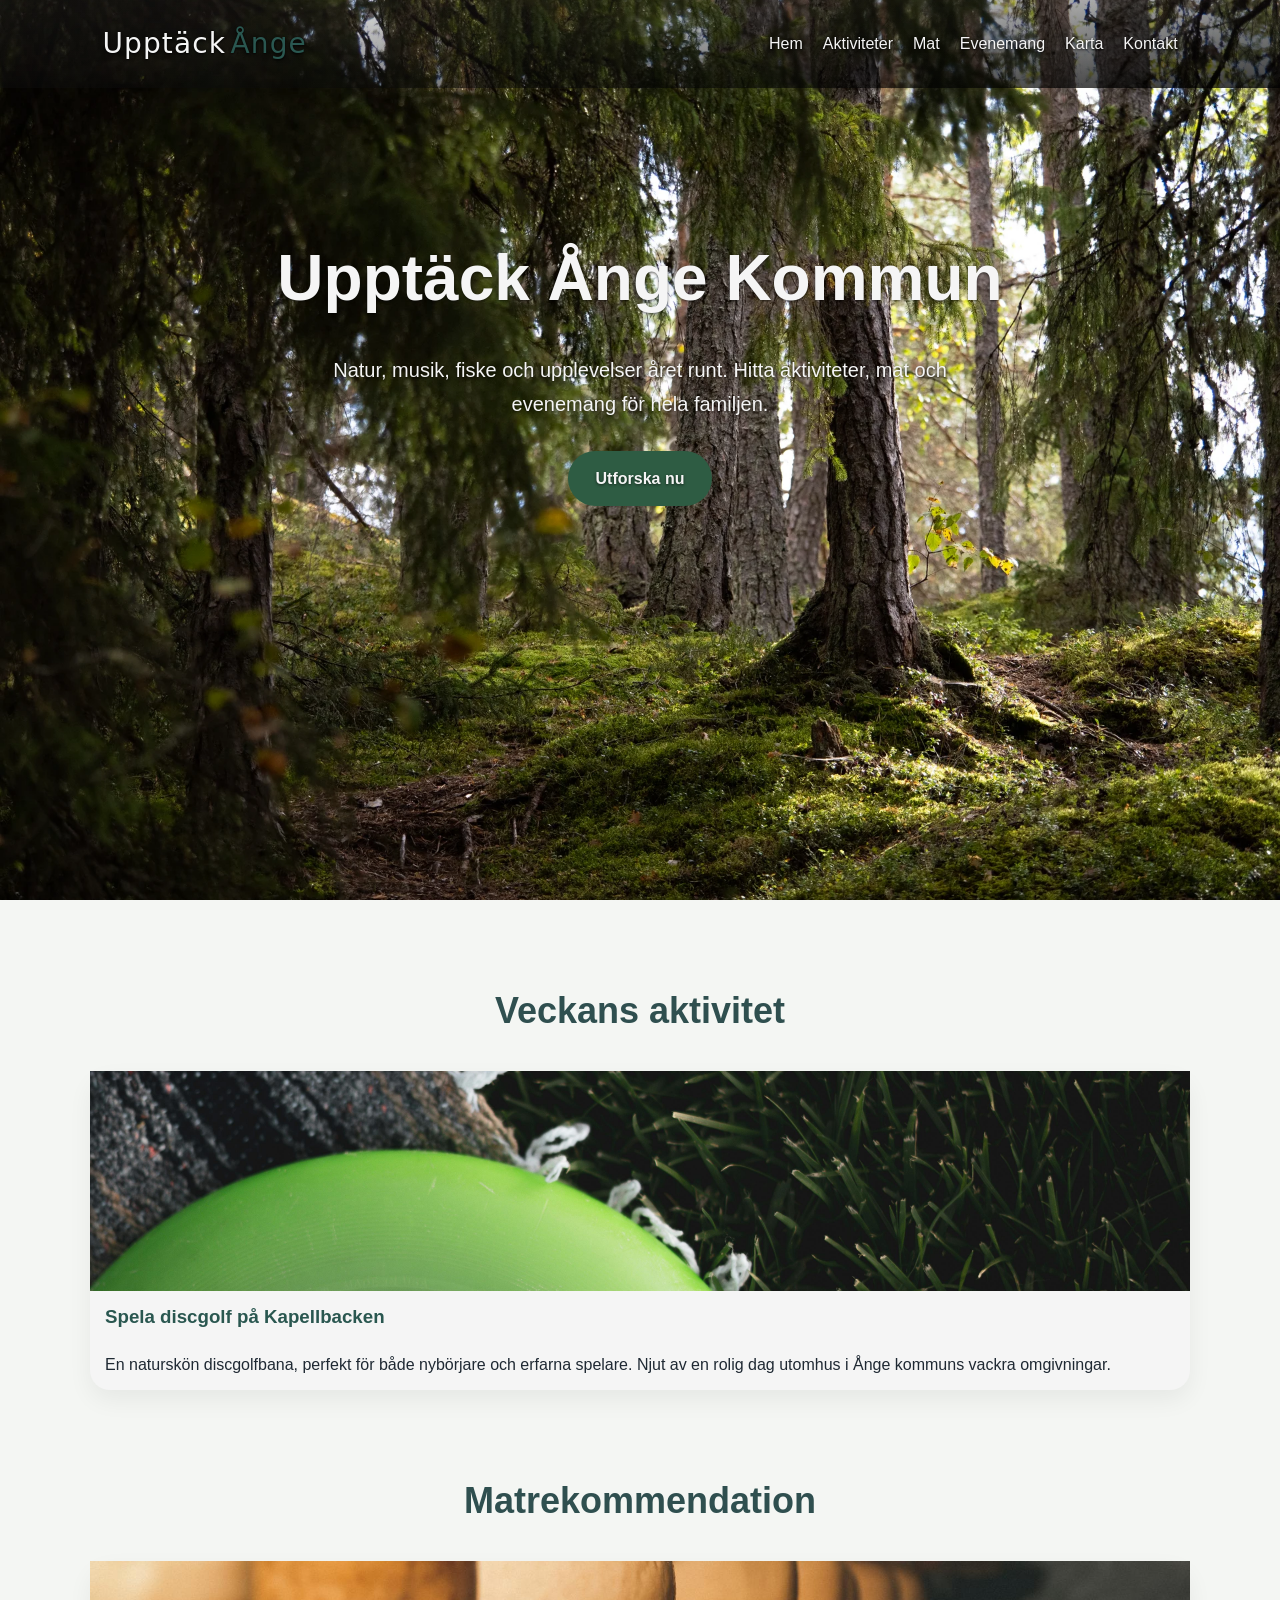
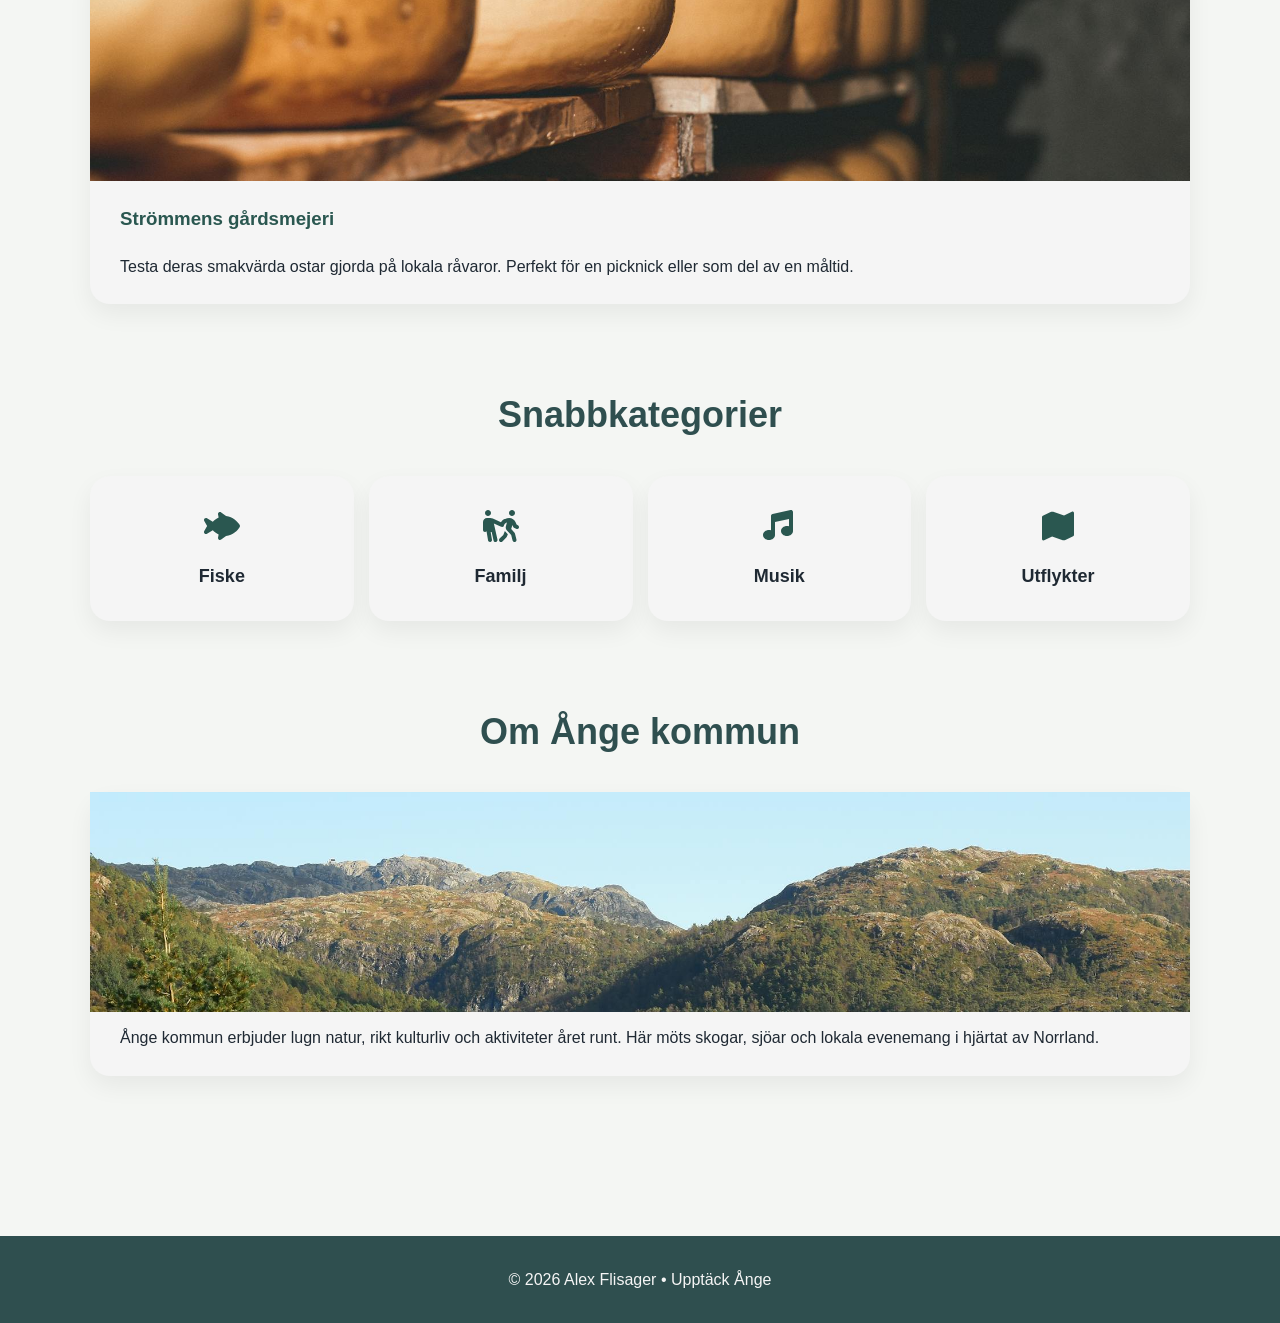
<file: Sidor/index.html>
<!DOCTYPE html>
<html lang="en">
<head>
    <meta charset="UTF-8">
    <meta name="viewport" content="width=device-width, initial-scale=1.0">
    <title>Upptäck Ånge</title>
    <link rel="stylesheet" href="/Styling/style.css">
    <link rel="icon" type="image/png" href="/Bilder/leaf-solid.png">
    <link rel="icon" href="/Bilder/leaf-solid.png" type="image/png">
    <meta name="description" content="Upptäck Ånge kommun, en plats där natur, kultur och aktiviteter möts. Utforska våra rekommendationer för fiske, vandring, mat och evenemang året runt. Planera din nästa vistelse i hjärtat av Norrland!">
</head>
    <body class="page-hero">

        <header class="hero">
            <div class="hero-overlay">
                <nav>
                    <div class="logo">
                        <a href="/Sidor/index.html"><span>Upptäck</span> <span class="logo-accent">Ånge</span></a>
                    </div>

                    <button class="nav-toggle" aria-expanded="false" aria-label="Öppna meny">
                        <svg xmlns="http://www.w3.org/2000/svg" viewBox="0 0 640 640" class="nav-icon"><path d="M297.4 470.6C309.9 483.1 330.2 483.1 342.7 470.6L534.7 278.6C547.2 266.1 547.2 245.8 534.7 233.3C522.2 220.8 501.9 220.8 489.4 233.3L320 402.7L150.6 233.4C138.1 220.9 117.8 220.9 105.3 233.4C92.8 245.9 92.8 266.2 105.3 278.7L297.3 470.7z"/></svg>
                    </button>


                    <ul class = "nav-links">
                        <li><a href="/Sidor/index.html">Hem</a></li>
                        <li><a href="/Sidor/aktiviteter.html">Aktiviteter</a></li>
                        <li><a href="/Sidor/mat.html">Mat</a></li>
                        <li><a href="/Sidor/evenemang.html">Evenemang</a></li>
                        <li><a href="/Sidor/karta.html">Karta</a></li>
                        <li><a href="/Sidor/kontakt.html">Kontakt</a></li>
                    </ul>
                </nav>

                <div class="hero-content">
                    <h1>Upptäck Ånge Kommun</h1>
                    <p>
                        Natur, musik, fiske och upplevelser året runt.
                        Hitta aktiviteter, mat och evenemang för hela familjen.
                    </p>

                    <a href="#aktiviteter" class="hero-btn">
                        Utforska nu
                    </a>
                </div>
            </div>
        </header>

        <main class="container">

            <section id="aktiviteter">
                <h2>Veckans aktivitet</h2>

                <div class="activity-card" role="button" tabindex="0" aria-expanded="false">
                    <img src="/Bilder/pexels-scott-neil-302581859-13608734.jpg" alt="En disc som ligger mot gräset">

                    <h3>Spela discgolf på Kapellbacken</h3>

                    <p>
                        En naturskön discgolfbana, perfekt för både nybörjare och erfarna spelare.
                        Njut av en rolig dag utomhus i Ånge kommuns vackra omgivningar.
                    </p>

                    <div class="activity-expanded">
                        <p>
                            Här kan du och dina vänner spela discgolf i en naturnära miljö. Banan är välskött och erbjuder utmaningar för alla nivåer. Ta med dina egna discar eller låna på gulf och njut av en rolig dag i det fria.
                        </p>

                        <a href="/Sidor/karta.html"
                            tabindex="0"
                            class="map-btn-card"
                            data-lat="62.520369"
                            data-lng="15.670899"
                            data-name="Discgolf Ånge"
                            data-text="Spela på discgolfbanan i Ånge"
                            data-category="sport">
                            Visa på karta
                        </a>
                    </div>
                </div>
            </section>

            <section id="mat">
                <h2>Matrekommendation</h2>

                <div class="card activity-card" role="button" tabindex="0" aria-expanded="false">
                    <img src="/Bilder/pexels-magda-ehlers-pexels-33313084.jpg" alt="Ost från Strömmens gårdsmejeri som lagras">

                    <div class="card-content">
                        <h3>Strömmens gårdsmejeri</h3>

                        <p>
                            Testa deras smakvärda ostar gjorda på lokala råvaror. Perfekt för en picknick eller som del av en måltid.
                        </p>
                    </div>

                    <div class="activity-expanded">
                        <p>
                            Upptäck det lokala mejeriet och deras unika sortiment av ostar. Deras produkter är gjorda med omsorg och passion för kvalitet, och erbjuder en smakupplevelse som speglar Ånge kommuns rika jordbrukstradition.
                        </p>
                        <a href="/Sidor/karta.html" tabindex="0" class="map-btn-card" data-lat="62.517164" data-lng="15.720908" data-name="Strömmens gårdsmejeri" data-text="Strömmens gårdsmejeri - Testa deras smakvärda ostar" data-category="mat">Visa på karta</a>
                    </div>
                </div>
            </section>

            <section>
                <h2>Snabbkategorier</h2>

                <div class="categories">

                    <div class="category-card" role="button" tabindex="0" aria-expanded="false" data-category="fiske">
                        <svg xmlns="http://www.w3.org/2000/svg" viewBox="0 0 640 640">
                            <path d="M307.2 102.4C296.6 94.4 282.2 93.9 270.9 100.9C259.6 107.9 254 121.3 256.6 134.3L266.3 182.9C246.9 191.9 229.4 202.8 213.9 214.4C198.6 225.9 184.9 238.3 173.2 250.7L80.1 196.4C67.6 189.1 51.7 191.1 41.4 201.3C31.1 211.5 29 227.3 36.1 239.9L82 320L36.2 400.1C29 412.7 31.2 428.5 41.5 438.7C51.8 448.9 67.6 450.9 80.2 443.6L173.3 389.3C185.1 401.6 198.7 414.1 214 425.6C229.5 437.2 247 448.1 266.4 457.1L256.7 505.7C254.1 518.7 259.8 532 271 539C282.2 546 296.6 545.5 307.3 537.5L384.9 479.3C439.8 475.3 486.4 452.3 522.1 425.5C561.3 396.1 589.3 360.8 603.7 336C609.5 326.1 609.5 313.8 603.7 303.9C589.3 279.1 561.2 243.8 522.1 214.4C486.3 187.6 439.8 164.6 384.9 160.6L307.2 102.4z"/>
                        </svg>
                        <span>Fiske</span>
                    </div>

                    <div class="category-card" role="button" tabindex="0" aria-expanded="false" data-category="familj">
                            <svg xmlns="http://www.w3.org/2000/svg" viewBox="0 0 640 640">                        
                            <path d="M112 160C138.5 160 160 138.5 160 112C160 85.5 138.5 64 112 64C85.5 64 64 85.5 64 112C64 138.5 85.5 160 112 160zM96 192C60.7 192 32 220.7 32 256L32 384C32 401.7 46.3 416 64 416C73.8 416 82.5 411.6 88.4 404.8L112.4 549.3C115.3 566.7 131.8 578.5 149.2 575.6C166.6 572.7 178.4 556.2 175.5 538.8L155 416.1L170.7 416.1L200.7 551C204.5 568.3 221.6 579.1 238.9 575.3C256.2 571.5 267 554.4 263.2 537.1L205.9 279.1L322.2 332.9C322.7 333.2 323.3 333.4 323.8 333.6C332.4 337.2 341.8 336.7 349.7 332.9C353.1 331.3 356.3 329 359 326.2C362.1 323 364.5 319.2 366.1 314.8C366.2 314.5 366.3 314.1 366.4 313.8L368.9 306.3C374.6 289.2 387.2 275.4 403.6 268.1L411.6 264.6C412.6 264.2 413.5 263.8 414.5 263.4L397.6 326.9C392 348 397.5 370.5 412.3 386.6L483 463.7L505 551.8C509.3 568.9 526.7 579.4 543.8 575.1C560.9 570.8 571.4 553.4 567.1 536.3L544.1 444.2C542.2 436.4 538.3 429.3 532.9 423.4L483.4 369.4L502.7 303.9L512.3 326.9C516.7 337.5 524.8 346.2 535.1 351.4L561.8 364.7C577.6 372.6 596.8 366.2 604.7 350.4C612.6 334.6 606.2 315.4 590.4 307.5L569 296.8L553.7 260C536.6 218.9 496.4 192.1 451.8 192.1C429 192.1 406.5 196.9 385.7 206.1L377.7 209.6C353.3 220.5 333.1 238.6 319.6 261.2L189.3 200.9C176.7 195 162.9 192 149 192L96 192zM496 160C522.5 160 544 138.5 544 112C544 85.5 522.5 64 496 64C469.5 64 448 85.5 448 112C448 138.5 469.5 160 496 160zM381.7 399.6L356.7 462L297.3 521.4C284.8 533.9 284.8 554.2 297.3 566.7C309.8 579.2 330.1 579.2 342.6 566.7L404.3 505C408.9 500.4 412.5 494.9 414.9 488.9L429.4 452.7L388.7 408.3C386.2 405.6 383.9 402.7 381.7 399.7z"/></svg>
                        <span>Familj</span>
                    </div>

                    <div class="category-card" role="button" tabindex="0" aria-expanded="false" data-category="musik">
                        <svg xmlns="http://www.w3.org/2000/svg" viewBox="0 0 640 640">
                            <path d="M532 71C539.6 77.1 544 86.3 544 96L544 400C544 444.2 501 480 448 480C395 480 352 444.2 352 400C352 355.8 395 320 448 320C459.2 320 470 321.6 480 324.6L480 207.9L256 257.7L256 464C256 508.2 213 544 160 544C107 544 64 508.2 64 464C64 419.8 107 384 160 384C171.2 384 182 385.6 192 388.6L192 160C192 145 202.4 132 217.1 128.8L505.1 64.8C514.6 62.7 524.5 65 532.1 71.1z"/>
                        </svg>
                        <span>Musik</span>
                    </div>

                    <div class="category-card" role="button" tabindex="0" aria-expanded="false" data-category="utflykt">
                        <svg xmlns="http://www.w3.org/2000/svg" viewBox="0 0 640 640">
                            <path d="M576 112C576 103.7 571.7 96 564.7 91.6C557.7 87.2 548.8 86.8 541.4 90.5L416.5 152.1L244 93.4C230.3 88.7 215.3 89.6 202.1 95.7L77.8 154.3C69.4 158.2 64 166.7 64 176L64 528C64 536.2 68.2 543.9 75.1 548.3C82 552.7 90.7 553.2 98.2 549.7L225.5 489.8L396.2 546.7C409.9 551.3 424.7 550.4 437.8 544.2L562.2 485.7C570.6 481.7 576 473.3 576 464L576 112z"/>
                        </svg>
                        <span>Utflykter</span>
                    </div>

                </div>

                <div id="category-result"></div>
            </section>

            <section>
                <h2>Om Ånge kommun</h2>

                <div class="card activity-card" role="button" tabindex="0" aria-expanded="false">
                    <img src="/Bilder/pexels-roemag-34992091.jpg" alt="Vacker utsikt över bergen i Ånge kommun">

                    <div class="card-content">
                        <p>
                            Ånge kommun erbjuder lugn natur, rikt kulturliv och
                            aktiviteter året runt. Här möts skogar, sjöar och
                            lokala evenemang i hjärtat av Norrland.
                        </p>
                    </div>

                    <div class="activity-expanded">
                        <p>
                            Här kan du planera din nästa vistelse och hitta tips på
                            sevärdheter, vandringsleder och kulturupplevelser i området.
                        </p>
                    </div>
                </div>
            </section>

        </main>

        <footer>
            <p>© 2026 Alex Flisager • Upptäck Ånge</p>
        </footer>
        
        <script src="/Scripts/copyright.js"></script>
        <script src="/Scripts/special-nav.js"></script>
        <script src="/Scripts/hero-page.js"></script>
        <script src="/Scripts/map-links.js"></script>
        <script src="/Scripts/collapsed-nav.js"></script>
        <script src="/Scripts/nav-bar-kb-navigation.js"></script>
    </body>
</html>
</file>
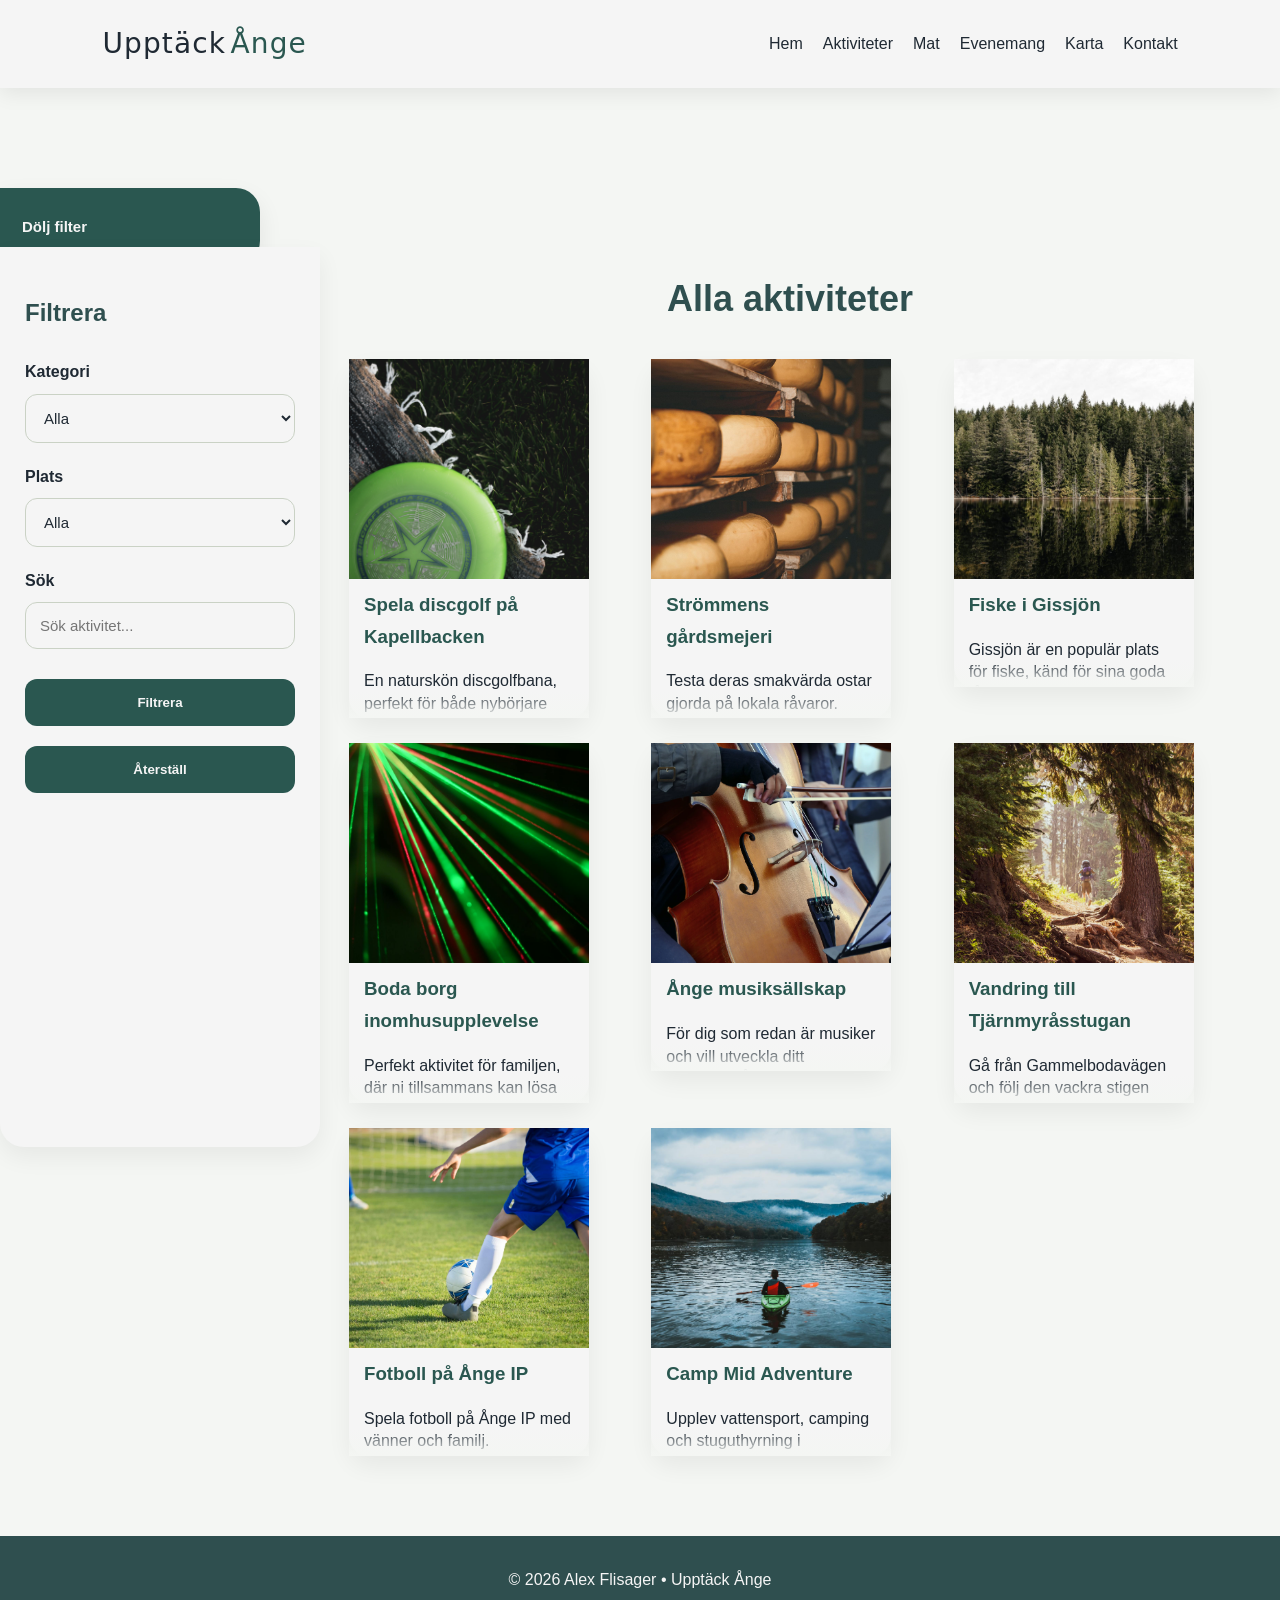
<file: Sidor/aktiviteter.html>
<!DOCTYPE html>
<html lang="sv">
<head>
    <meta charset="UTF-8">
    <meta name="viewport" content="width=device-width, initial-scale=1.0">
    <title>Aktiviteter</title>
    <link rel="stylesheet" href="/Styling/style.css">
    <link rel="icon" type="image/png" href="/Bilder/leaf-solid.png">
    <link rel="icon" href="/Bilder/leaf-solid.png" type="image/png">
    <meta name="description" content="Upptäck alla aktiviteter i Ånge kommun, natur, kultur, sport och familjeaktiviteter. Hitta roliga saker att göra året runt!">
</head>

    <body class="page-light">

        <nav>
            <div class="logo">
                <a href="/Sidor/index.html"><span>Upptäck</span> <span class="logo-accent">Ånge</span></a>
            </div>

            <button class="nav-toggle" aria-expanded="false" aria-label="Öppna meny">
                <svg xmlns="http://www.w3.org/2000/svg" viewBox="0 0 640 640" class="nav-icon"><path d="M297.4 470.6C309.9 483.1 330.2 483.1 342.7 470.6L534.7 278.6C547.2 266.1 547.2 245.8 534.7 233.3C522.2 220.8 501.9 220.8 489.4 233.3L320 402.7L150.6 233.4C138.1 220.9 117.8 220.9 105.3 233.4C92.8 245.9 92.8 266.2 105.3 278.7L297.3 470.7z"/></svg>
            </button>


            <ul class = "nav-links">
                <li><a href="/Sidor/index.html">Hem</a></li>
                <li><a href="/Sidor/aktiviteter.html">Aktiviteter</a></li>
                <li><a href="/Sidor/mat.html">Mat</a></li>
                <li><a href="/Sidor/evenemang.html">Evenemang</a></li>
                <li><a href="/Sidor/karta.html">Karta</a></li>
                <li><a href="/Sidor/kontakt.html">Kontakt</a></li>
            </ul>
        </nav>

        <main class="activities-layout">

            <div class="filter-panel">
                <button type="button" class="filter-toggle" aria-expanded="true">Dölj filter</button>

                <aside class="filter-sidebar">

                    <h2>Filtrera</h2>

            <form class="filter-form">

                <div class="filter-group">
                    <label for="category-filter">Kategori</label>

                    <select id="category-filter" name="category">
                        <option value="alla">Alla</option>
                        <option value="natur">Natur</option>
                        <option value="musik">Musik</option>
                        <option value="sport">Sport</option>
                        <option value="familj">Familj</option>
                        <option value="mat">Mat</option>
                    </select>
                </div>

                <div class="filter-group">
                    <label for="location-filter">Plats</label>

                    <select id="location-filter" name="location">
                        <option value="alla">Alla</option>
                        <option value="ange">Ånge</option>
                        <option value="boltjarn">Boltjärn</option>
                        <option value="torpshammar">Torpshammar</option>
                        <option value="gissjo">Gissjö</option>
                    </select>
                </div>

                <div class="filter-group">
                    <label for="search-filter">Sök</label>

                    <input id="search-filter" name="search" type="text" placeholder="Sök aktivitet...">
                </div>

                <div class="filter-actions">
                    <button type="submit" class="filter-apply">
                        Filtrera
                    </button>
                    <button type="button" class="filter-reset">
                        Återställ
                    </button>
                </div>

            </form>

        </aside>
            </div>
        <section class="activities-content container">

            <h1>Alla aktiviteter</h1>

            <div class="activity-grid">
                
                <div class="activity-card" role="button" tabindex="0" aria-expanded="false" data-category="sport" data-location="ange">
                    <img src="/Bilder/pexels-scott-neil-302581859-13608734.jpg" alt="En disc som ligger mot gräset">
                    <h3>Spela discgolf på Kapellbacken</h3>
                    <p>En naturskön discgolfbana, perfekt för både nybörjare och erfarna spelare. Njut av en rolig dag utomhus i Ånge kommuns vackra omgivningar.</p>
                    <div class="activity-expanded">
                        <p>Här kan du och dina vänner spela discgolf i en naturnära miljö. Banan är välskött och erbjuder utmaningar för alla nivåer. Ta med dina egna discar eller låna på golf och njut av en rolig dag i det fria.</p>
                        <a href="/Sidor/karta.html" tabindex="0" class="map-btn-card" data-lat="62.520369" data-lng="15.670899" data-name="Discgolf Ånge" data-text="Spela på discgolfbanan i Ånge" data-category="sport">Visa på karta</a>
                    </div>
                </div>

                <div class="activity-card" role="button" tabindex="0" aria-expanded="false" data-category="mat" data-location="boltjarn">
                    <img src="/Bilder/pexels-magda-ehlers-pexels-33313084.jpg" alt="Ostar från Strömmens gårdsmejeri som lagras">
                    <h3>Strömmens gårdsmejeri</h3>
                    <p>Testa deras smakvärda ostar gjorda på lokala råvaror. Perfekt för en picknick eller som del av en måltid.</p>
                    <div class="activity-expanded">
                        <p>Upptäck det lokala mejeriet och deras unika sortiment av ostar. Deras produkter är gjorda med omsorg och passion för kvalitet, och erbjuder en smakupplevelse som speglar Ånge kommuns rika jordbrukstradition.</p>
                        <a href="/Sidor/karta.html" tabindex="0" class="map-btn-card" data-lat="62.517164" data-lng="15.720908" data-name="Strömmens gårdsmejeri" data-text="Strömmens gårdsmejeri - Testa deras smakvärda ostar" data-category="mat">Visa på karta</a>
                    </div>
                </div>

                <div class="activity-card" role="button" tabindex="0" aria-expanded="false" data-category="natur" data-location="gissjo">
                    <img src="/Bilder/pexels-aedrian-11817547.jpg" alt="Gissjön och skogen runt omkring">
                    <h3>Fiske i Gissjön</h3>
                    <p>Gissjön är en populär plats för fiske, känd för sina goda fångster av abborre, gädda och sik.</p>
                    <div class="activity-expanded">
                        <p>Perfekt fiskeplats för både nybörjare och erfarna fiskare, med vackra omgivningar. Ta med ditt spö och njut av fiskelyckan tillsammans med familjen eller vänner.</p>
                        <a href="/Sidor/karta.html" tabindex="0" class="map-btn-card" data-lat="62.507165" data-lng="16.207001" data-name="Fiske i Gissjön" data-text="Perfekt fiskeplats för både nybörjare och erfarna fiskare, med vackra omgivningar" data-category="natur">Visa på karta</a>
                    </div>
                </div>

                <div class="activity-card" role="button" tabindex="0" aria-expanded="false" data-category="familj" data-location="torpshammar">
                    <img src="/Bilder/pexels-190703726-29746597.jpg" alt="Lasrar som skiner mot kameran">
                    <h3>Boda borg inomhusupplevelse</h3>
                    <p>Perfekt aktivitet för familjen, där ni tillsammans kan lösa kluriga utmaningar och ha kul i en spännande miljö.</p>
                    <div class="activity-expanded">
                        <p>En rolig och utmanande inomhusupplevelse för hela familjen, med kluriga banor och äventyr att utforska. En perfekt dag på Boda Borg Torpshammar.</p>
                        <a href="/Sidor/karta.html" tabindex="0" class="map-btn-card" data-lat="62.457768" data-lng="16.377885" data-name="Boda Borg Torpshammar" data-text="En rolig och utmanande inomhusupplevelse för hela familjen, med kluriga banor och äventyr att utforska" data-category="familj">Visa på karta</a>
                    </div>
                </div>

                <div class="activity-card" role="button" tabindex="0" aria-expanded="false" data-category="musik" data-location="ange">
                    <img src="/Bilder/pexels-zbigniew-bielecki-102835-1837767.jpg" alt="En cellist som spelar i en konsertsal">
                    <h3>Ånge musiksällskap</h3>
                    <p>För dig som redan är musiker och vill utveckla ditt spelande. Ånge musiksällskap spelar tillsammans varje vecka och har konserter och evenemang under året.</p>
                    <div class="activity-expanded">
                        <p>Ett levande musiksällskap i Ånge där medlemmarna möts en gång i veckan på medborgarhuset för att spela tillsammans och utveckla sitt musikaliska uttryck.</p>
                        <a href="/Sidor/karta.html" tabindex="0" class="map-btn-card" data-lat="62.525099" data-lng="15.660089" data-name="Ånge musiksällskap" data-text="Ett levande musiksällskap i Ånge där medlemmarna möts en gång i veckan på medborgarhuset för att spela tillsammans och utveckla sitt musikaliska uttryck." data-category="musik">Visa på karta</a>
                    </div>
                </div>

                <div class="activity-card" role="button" tabindex="0" aria-expanded="false" data-category="natur" data-location="ange">
                    <img src="/Bilder/pexels-sanmane-1365428.jpg" alt="Ett barn som vandrar på en stig i skogen">
                    <h3>Vandring till Tjärnmyråsstugan</h3>
                    <p>Gå från Gammelbodavägen och följ den vackra stigen genom skog och över myrar fram till Tjärnmyråsstugan, en mysig stuga som erbjuder en perfekt paus med fika under vandringen.</p>
                    <div class="activity-expanded">
                        <p>En naturskön vandring genom skog och myrar som leder till Tjärnmyråsstugan, en perfekt plats för en fikapaus och att njuta av den vackra naturen i Ånge kommun.</p>
                        <a href="/Sidor/karta.html" tabindex="0" class="map-btn-card" data-lat="62.530531" data-lng="15.638228" data-name="Vandring till Tjärnmyråsstugan" data-text="En naturskön vandring genom skog och myrar som leder till Tjärnmyråsstugan, en perfekt plats för en fikapaus och att njuta av den vackra naturen i Ånge kommun." data-category="natur">Visa på karta</a>
                    </div>
                </div>

                <div class="activity-card" role="button" tabindex="0" aria-expanded="false" data-category="sport" data-location="ange">
                    <img src="/Bilder/pexels-kampus-8941651.jpg" alt="Barn som spelar fotboll på en gräsplan">
                    <h3>Fotboll på Ånge IP</h3>
                    <p>Spela fotboll på Ånge IP med vänner och familj.</p>
                    <div class="activity-expanded">
                        <p>Testa dina färdigheter i en rolig och hälsosam aktivitet. Fotboll är en fantastisk sätt att motionera och ha kul med vänner och familj.</p>
                        <a href="/Sidor/karta.html" tabindex="0" class="map-btn-card" data-lat="62.521202" data-lng="15.675071" data-name="Fotboll på Ånge IP" data-text="Spela fotboll på Ånge IP med vänner och familj." data-category="sport">Visa på karta</a>
                    </div>
                </div>

                <div class="activity-card" role="button" tabindex="0" aria-expanded="false" data-category="natur" data-location="torpshammar">
                    <img src="/Bilder/pexels-kelly-5704472.jpg" alt="En kayak som paddlar på en sjö omgiven av skog">
                    <h3>Camp Mid Adventure</h3>
                    <p>Upplev vattensport, camping och stuguthyrning i Torpshammar.</p>
                    <div class="activity-expanded">
                        <p>Ett spännande äventyr i naturen med vattensport, camping och stuguthyrning i Torpshammar.</p>
                        <a href="/Sidor/karta.html" tabindex="0" class="map-btn-card" data-lat="62.480489" data-lng="16.295338" data-name="Camp Mid Adventure" data-text="Upplev vattensport, camping och stuguthyrning i Torpshammar." data-category="natur">Visa på karta</a>
                    </div>
                </div>
            </div>

        </section>

    </main>

        <footer>
            <p>© 2026 Alex Flisager • Upptäck Ånge</p>
        </footer>

        <script src="/Scripts/copyright.js"></script>
        <script src="/Scripts/aktiviteter.js"></script>
        <script src="/Scripts/map-links.js"></script>
        <script src="/Scripts/collapsed-nav.js"></script>
        <script src="/Scripts/nav-bar-kb-navigation.js"></script>
    </body>
</html>
</file>
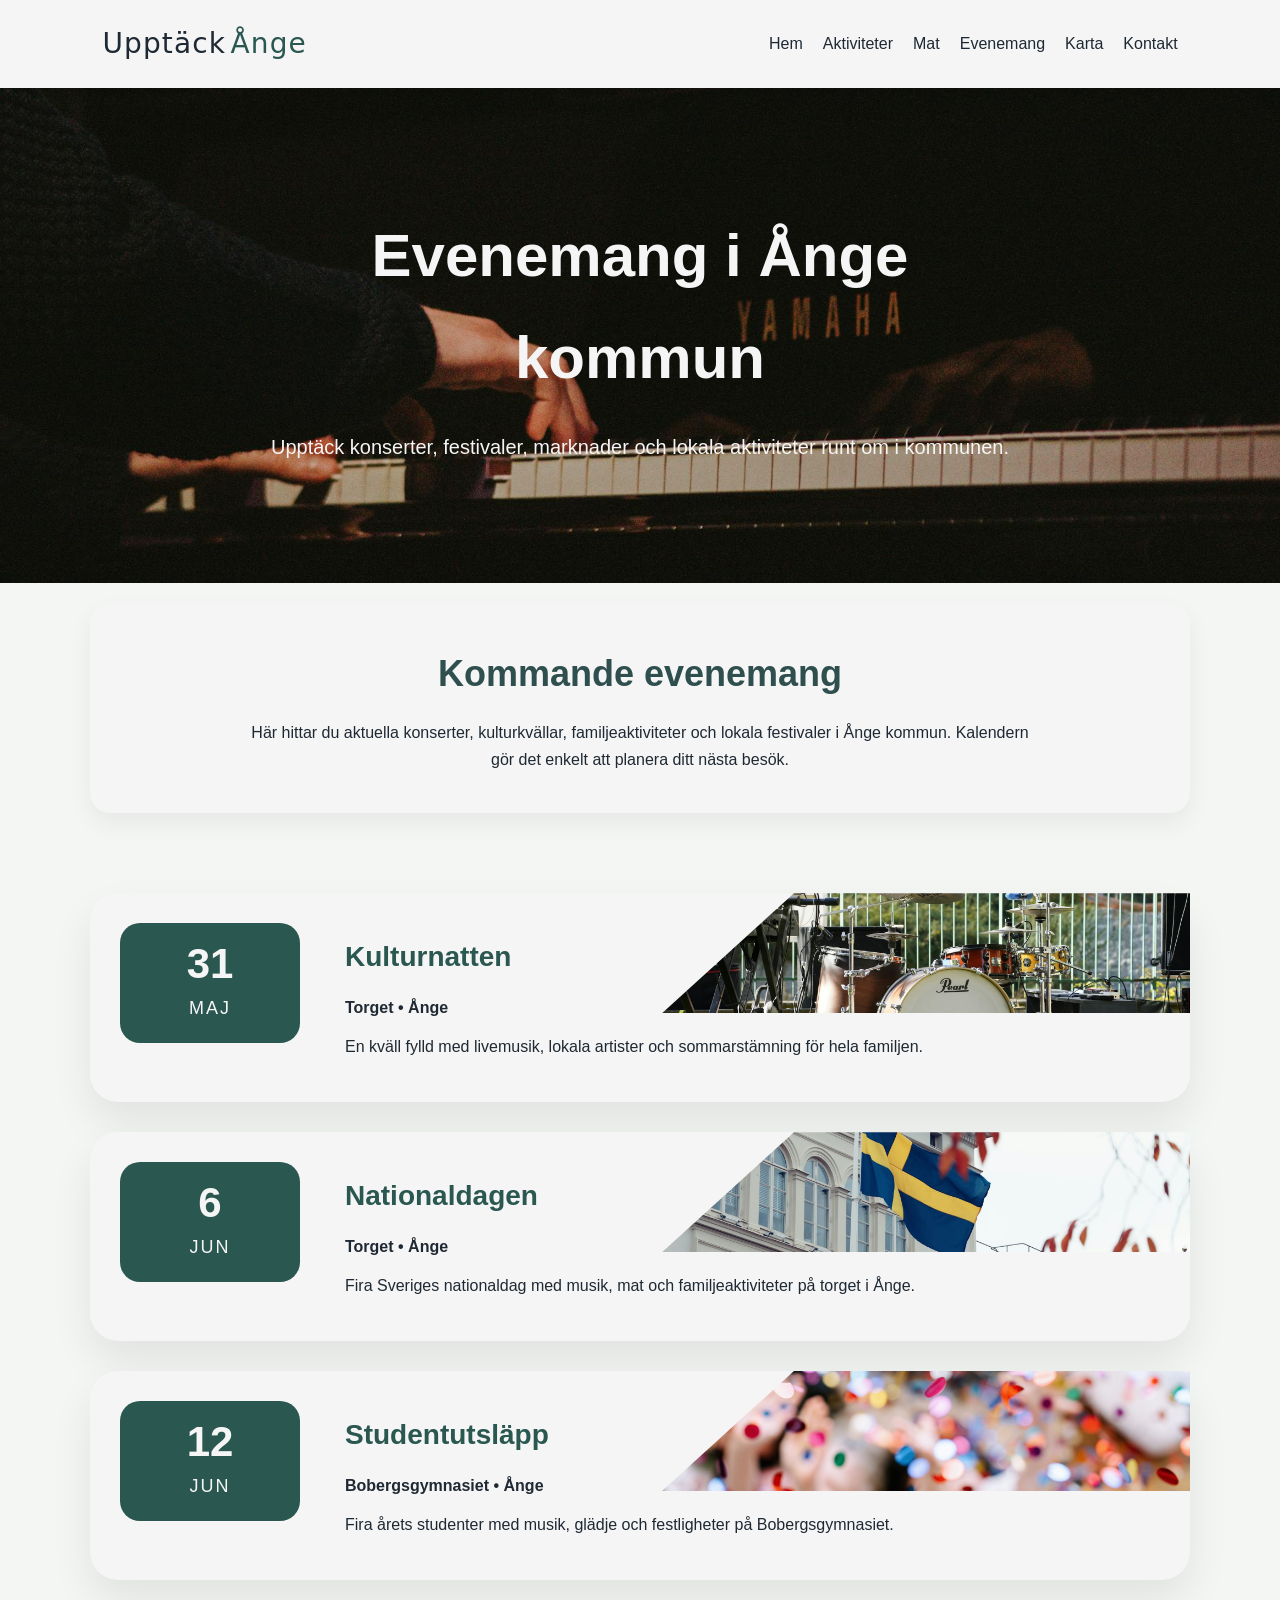
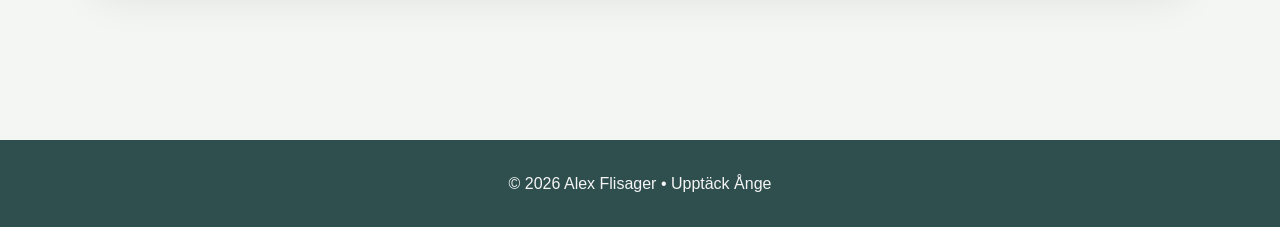
<file: Sidor/evenemang.html>
<!DOCTYPE html>
<html lang="sv">
<head>
    <meta charset="UTF-8">
    <meta name="viewport" content="width=device-width, initial-scale=1.0">
    <title>Evenemang</title>
    <link rel="stylesheet" href="/Styling/style.css">
    <link rel="icon" type="image/png" href="/Bilder/leaf-solid.png">
    <link rel="icon" href="/Bilder/leaf-solid.png" type="image/png">
    <meta name="description" content="Upptäck konserter, festivaler, marknader och lokala aktiviteter runt om i Ånge kommun. Håll dig uppdaterad med vår evenemangskalender och planera ditt nästa besök!">
</head>

    <body class="page-light">

        <nav>
            <div class="logo">
                <a href="/Sidor/index.html"><span>Upptäck</span> <span class="logo-accent">Ånge</span></a>
            </div>

            <button class="nav-toggle" aria-expanded="false" aria-label="Öppna meny">
                <svg xmlns="http://www.w3.org/2000/svg" viewBox="0 0 640 640" class="nav-icon"><path d="M297.4 470.6C309.9 483.1 330.2 483.1 342.7 470.6L534.7 278.6C547.2 266.1 547.2 245.8 534.7 233.3C522.2 220.8 501.9 220.8 489.4 233.3L320 402.7L150.6 233.4C138.1 220.9 117.8 220.9 105.3 233.4C92.8 245.9 92.8 266.2 105.3 278.7L297.3 470.7z"/></svg>
            </button>


            <ul class = "nav-links">
                <li><a href="/Sidor/index.html">Hem</a></li>
                <li><a href="/Sidor/aktiviteter.html">Aktiviteter</a></li>
                <li><a href="/Sidor/mat.html">Mat</a></li>
                <li><a href="/Sidor/evenemang.html">Evenemang</a></li>
                <li><a href="/Sidor/karta.html">Karta</a></li>
                <li><a href="/Sidor/kontakt.html">Kontakt</a></li>
            </ul>
            
        </nav>

        <header class="events-hero">
            <div class="events-overlay">

                <div class="events-hero-content">
                    <h1>Evenemang i Ånge kommun</h1>

                    <p>
                        Upptäck konserter, festivaler, marknader och lokala aktiviteter
                        runt om i kommunen.
                    </p>
                </div>

            </div>
        </header>

        <main class="container">

            <section class="events-intro">

                <div class="events-info-card">
                    <h2>Kommande evenemang</h2>

                    <p>
                        Här hittar du aktuella konserter, kulturkvällar,
                        familjeaktiviteter och lokala festivaler i Ånge kommun.
                        Kalendern gör det enkelt att planera ditt nästa besök.
                    </p>
                </div>

            </section>

            <section class="events-calendar">

                <div class="event-card activity-card" role="button" tabindex="0" aria-expanded="false">
                    <div class="event-card__image" style="background-image:url('/Bilder/pexels-giuseppe-di-maria-163888120-34577466.jpg')"></div>

                    <div class="event-date">
                        <span class="day">31</span>
                        <span class="month">MAJ</span>
                    </div>

                    <div class="event-content">
                        <h3>Kulturnatten</h3>

                        <p class="event-location">Torget • Ånge</p>

                        <p class="event-preview">
                            En kväll fylld med livemusik, lokala artister och sommarstämning för hela familjen.
                        </p>

                        <div class="activity-expanded">
                            <p>Fånga feststämningen med rikligt utbud av scenframträdanden, matstånd och aktiviteter när byn fylls av glädje och gemenskap.</p>
                            <a href="/Sidor/karta.html" tabindex="0" class="map-btn-card" data-lat="62.524688" data-lng="15.659443" data-name="Kulturnatten" data-text="Kulturnatten - Torget" data-category="Musik">Visa på karta</a>
                        </div>
                    </div>
                </div>

                <div class="event-card activity-card" role="button" tabindex="0" aria-expanded="false">
                    <div class="event-card__image" style="background-image:url('/Bilder/pexels-efrem-efre-2786187-29092084.jpg')"></div>

                    <div class="event-date">
                        <span class="day">6</span>
                        <span class="month">JUN</span>
                    </div>

                    <div class="event-content">
                        <h3>Nationaldagen</h3>

                        <p class="event-location">Torget • Ånge</p>

                        <p class="event-preview">
                            Fira Sveriges nationaldag med musik, mat och familjeaktiviteter på torget i Ånge.
                        </p>

                        <div class="activity-expanded">
                            <p>En dag fylld med festligheter, musik och aktiviteter för hela familjen.</p>
                            <a href="/Sidor/karta.html" tabindex="0" class="map-btn-card" data-lat="62.524688" data-lng="15.659477" data-name="Nationaldagen" data-text="Nationaldagen - Torget" data-category="Familj">Visa på karta</a>
                        </div>
                    </div>
                </div>

                <div class="event-card activity-card" role="button" tabindex="0" aria-expanded="false">
                    <div class="event-card__image" style="background-image:url('/Bilder/pexels-ivan-s-8104209.jpg')"></div>

                    <div class="event-date">
                        <span class="day">12</span>
                        <span class="month">JUN</span>
                    </div>

                    <div class="event-content">
                        <h3>Studentutsläpp</h3>

                        <p class="event-location">Bobergsgymnasiet • Ånge</p>

                        <p class="event-preview">
                            Fira årets studenter med musik, glädje och festligheter på Bobergsgymnasiet.
                        </p>

                        <div class="activity-expanded">
                            <p>Ett festligt tillfälle där du kan njuta av musik, mat och aktiviteter tillsammans med dina vänner eller familj som går ut bobergsgymnasiet.</p>
                            <a href="/Sidor/karta.html" tabindex="0" class="map-btn-card" data-lat="62.52697" data-lng="15.652941" data-name="Studentutsläpp" data-text="Studentutsläpp - Bobergsgymnasiet" data-category="aktiviteter">Visa på karta</a>
                        </div>
                    </div>
                </div>

            </section>

        </main>

        <footer>
            <p>© 2026 Alex Flisager • Upptäck Ånge</p>
        </footer>

        <script src="/Scripts/copyright.js"></script>
        <script src="/Scripts/evenemang.js"></script>
        <script src="/Scripts/map-links.js"></script>
        <script src="/Scripts/collapsed-nav.js"></script>
        <script src="/Scripts/nav-bar-kb-navigation.js"></script>
    </body>
</html>
</file>
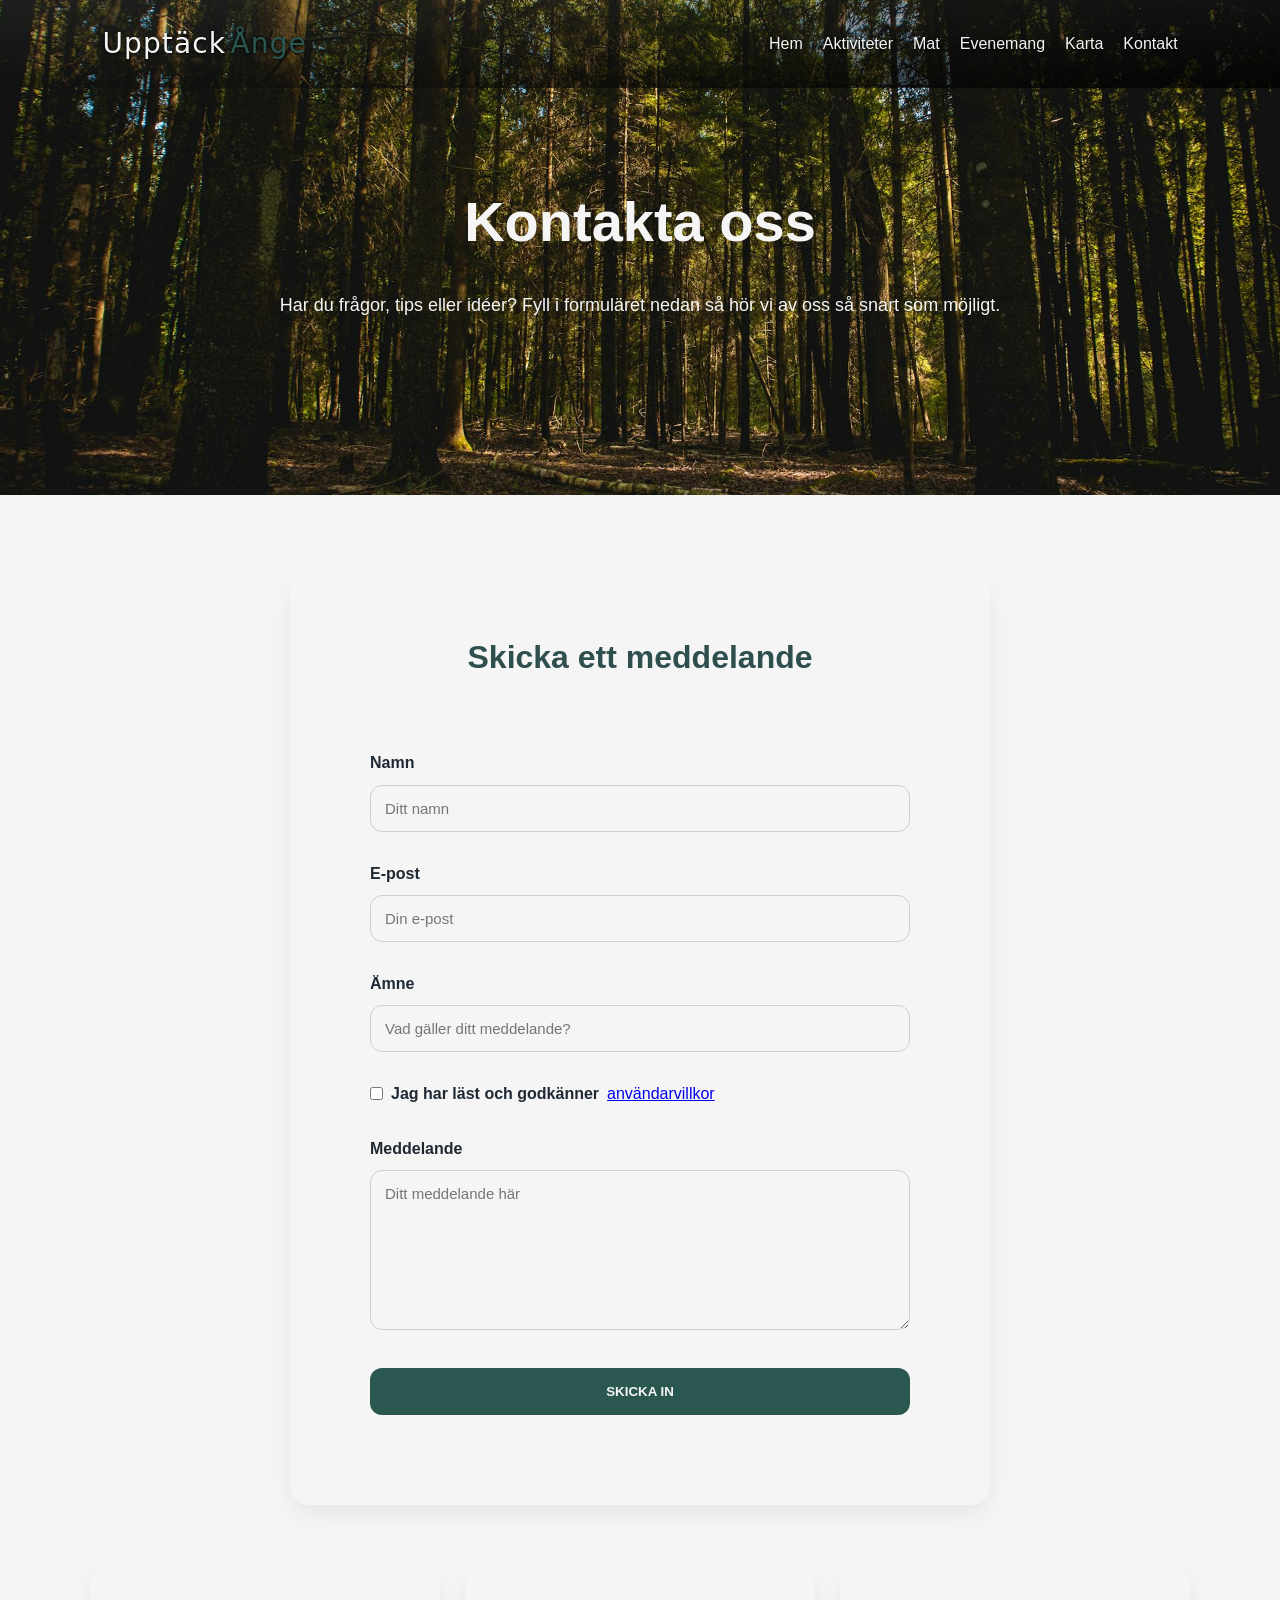
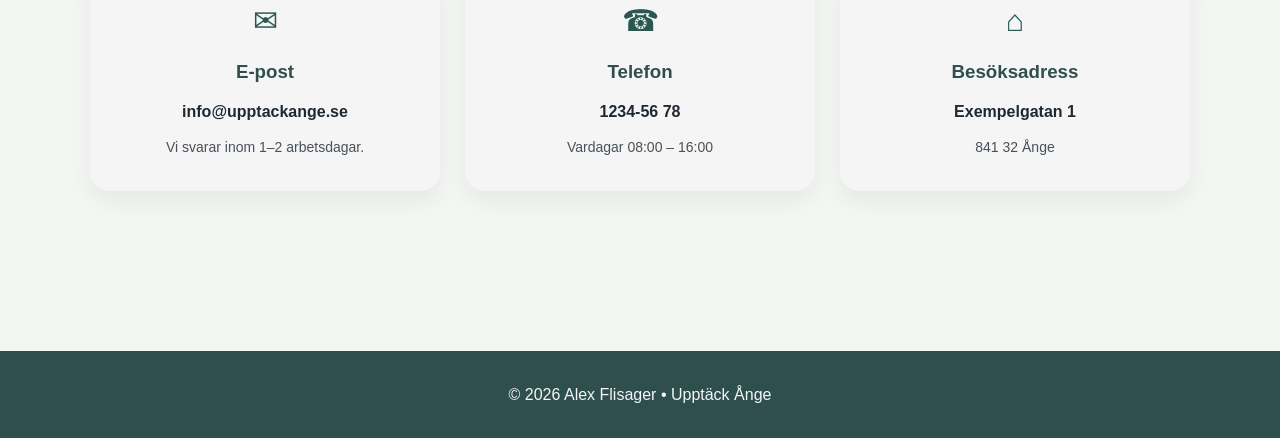
<file: Sidor/kontakt.html>
<!DOCTYPE html>
<html lang="sv">
<head>
    <meta charset="UTF-8">
    <meta name="viewport" content="width=device-width, initial-scale=1.0">
    <title>Kontakt</title>
    <link rel="stylesheet" href="/Styling/style.css">
    <link rel="icon" type="image/png" href="/Bilder/leaf-solid.png">
    <link rel="icon" href="/Bilder/leaf-solid.png" type="image/png">
    <meta name="description" content="Har du frågor, tips eller idéer? Kontakta oss via vårt formulär, e-post eller telefon. Vi ser fram emot att höra från dig och hjälpa dig upptäcka allt som Ånge kommun har att erbjuda!">
</head>

    <body class="contact-page">
        <div class="contact-page-overlay">
            <nav>
                <div class="logo">
                    <a href="/Sidor/index.html"><span>Upptäck</span> <span class="logo-accent">Ånge</span></a>
                </div>

                <button class="nav-toggle" aria-expanded="false" aria-label="Öppna meny">
                    <svg xmlns="http://www.w3.org/2000/svg" viewBox="0 0 640 640" class="nav-icon"><path d="M297.4 470.6C309.9 483.1 330.2 483.1 342.7 470.6L534.7 278.6C547.2 266.1 547.2 245.8 534.7 233.3C522.2 220.8 501.9 220.8 489.4 233.3L320 402.7L150.6 233.4C138.1 220.9 117.8 220.9 105.3 233.4C92.8 245.9 92.8 266.2 105.3 278.7L297.3 470.7z"/></svg>
                </button>


                <ul class = "nav-links">
                    <li><a href="/Sidor/index.html">Hem</a></li>
                    <li><a href="/Sidor/aktiviteter.html">Aktiviteter</a></li>
                    <li><a href="/Sidor/mat.html">Mat</a></li>
                    <li><a href="/Sidor/evenemang.html">Evenemang</a></li>
                    <li><a href="/Sidor/karta.html">Karta</a></li>
                    <li><a href="/Sidor/kontakt.html">Kontakt</a></li>
                </ul>
            </nav>

            <header class="contact-hero-banner">
                <div class="contact-overlay">
                    <div class="contact-hero-content">
                        <h1>Kontakta oss</h1>
                        <p>
                            Har du frågor, tips eller idéer?
                            Fyll i formuläret nedan så hör vi av oss så snart som möjligt.
                        </p>
                    </div>
                </div>
            </header>
        </div> 

        <main class="contact-main">

            <section class="contact-form-section">

                <div class="contact-card">

                    <div class="contact-icon"></div>

                    <h2>Skicka ett meddelande</h2>

                    <form class="contact-form" novalidate>

                        <div class="form-group">
                            <label for="contact-name">Namn</label>
                            <input id="contact-name" name="name" type="text" placeholder="Ditt namn">
                            <span class="form-error" aria-live="polite"></span>
                        </div>

                        <div class="form-group">
                            <label for="contact-email">E-post</label>
                            <input id="contact-email" name="email" type="email" placeholder="Din e-post">
                            <span class="form-error" aria-live="polite"></span>
                        </div>

                        <div class="form-group">
                            <label for="contact-subject">Ämne</label>
                            <input id="contact-subject" name="subject" type="text" placeholder="Vad gäller ditt meddelande?">
                            <span class="form-error" aria-live="polite"></span>
                        </div>

                        <div class="form-group">
                        <div class="checkbox-label" role="group" aria-labelledby="gdpr-label">
                            <input type="checkbox" id="gdpr" name="gdpr" required>
                            <label for="gdpr" id="gdpr-label">Jag har läst och godkänner</label>
                            <a href="/Sidor/Terms.html" target="_blank" rel="noopener noreferrer" class="terms-link" tabindex="0" aria-label="Öppna användarvillkor (nytt fönster)">användarvillkor</a>
                        </div>
                        <span class="form-error" aria-live="polite"></span>
                        </div>

                        <div class="form-group">
                            <label for="contact-message">Meddelande</label>
                            <textarea id="contact-message" name="message" placeholder="Ditt meddelande här"></textarea>
                            <span class="form-error" aria-live="polite"></span>
                        </div>

                        <button type="submit">SKICKA IN</button>

                    </form>

                </div>

            </section>

            <section class="contact-info-section">

                <a class="info-link" href="mailto:info@ange.se">
                    <div class="info-box">
                        <div class="info-icon">✉</div>
                        <h3>E-post</h3>
                        <p>info@upptackange.se</p>
                        <span>Vi svarar inom 1–2 arbetsdagar.</span>
                    </div>
                </a>

                <a class="info-link" href="tel:+4612345678">
                    <div class="info-box">
                        <div class="info-icon">☎</div>
                        <h3>Telefon</h3>
                        <p>1234-56 78</p>
                        <span>Vardagar 08:00 – 16:00</span>
                    </div>
                </a>

                <a class="info-link" href="/Sidor/karta.html">
                    <div class="info-box">
                        <div class="info-icon">⌂</div>
                        <h3>Besöksadress</h3>
                        <p>Exempelgatan 1</p>
                        <span>841 32 Ånge</span>
                    </div>
                </a>

            </section>

        </main>

        <footer>
            <p>© 2026 Alex Flisager • Upptäck Ånge</p>
        </footer>

        <script src="/Scripts/copyright.js"></script>
        <script src="/Scripts/special-nav.js"></script>
        <script src="/Scripts/kontakt.js"></script>
        <script src="/Scripts/map-links.js"></script>
        <script src="/Scripts/collapsed-nav.js"></script>
        <script src="/Scripts/nav-bar-kb-navigation.js"></script>
    </body>
</html>
</file>
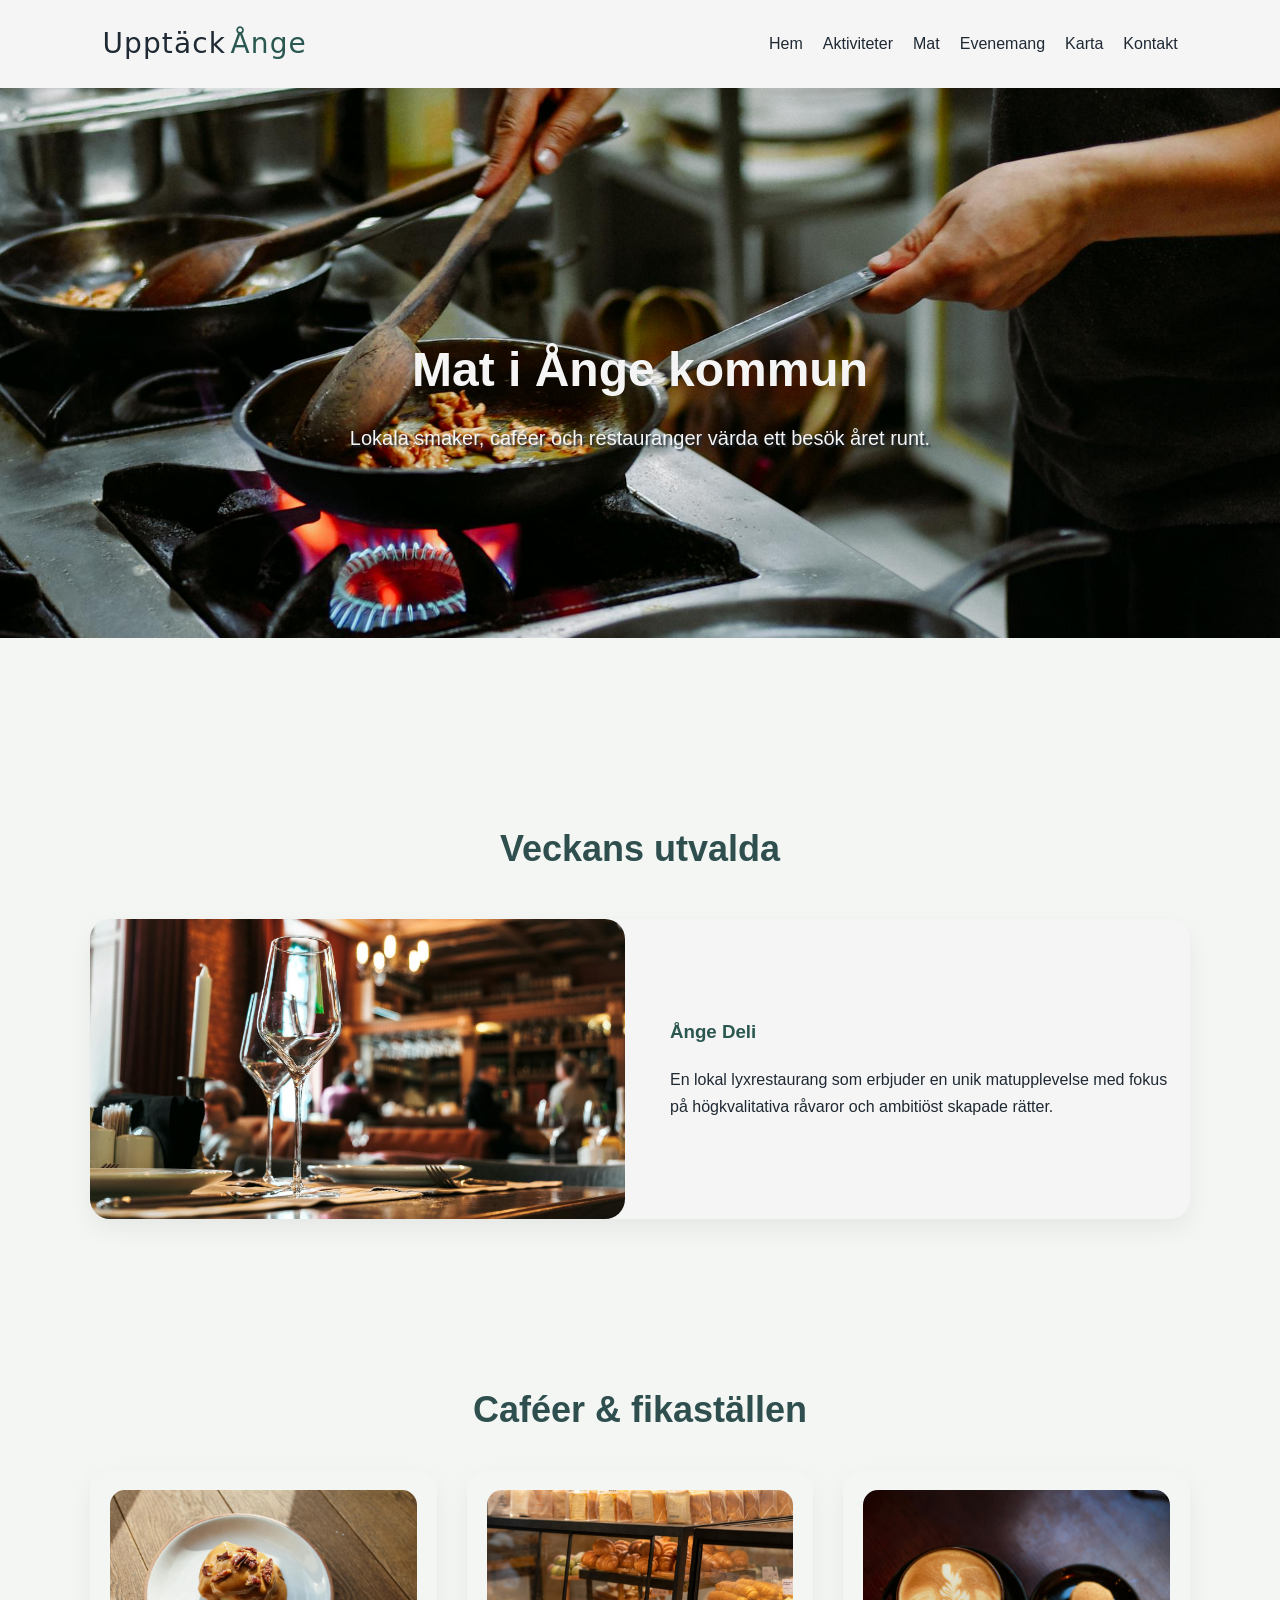
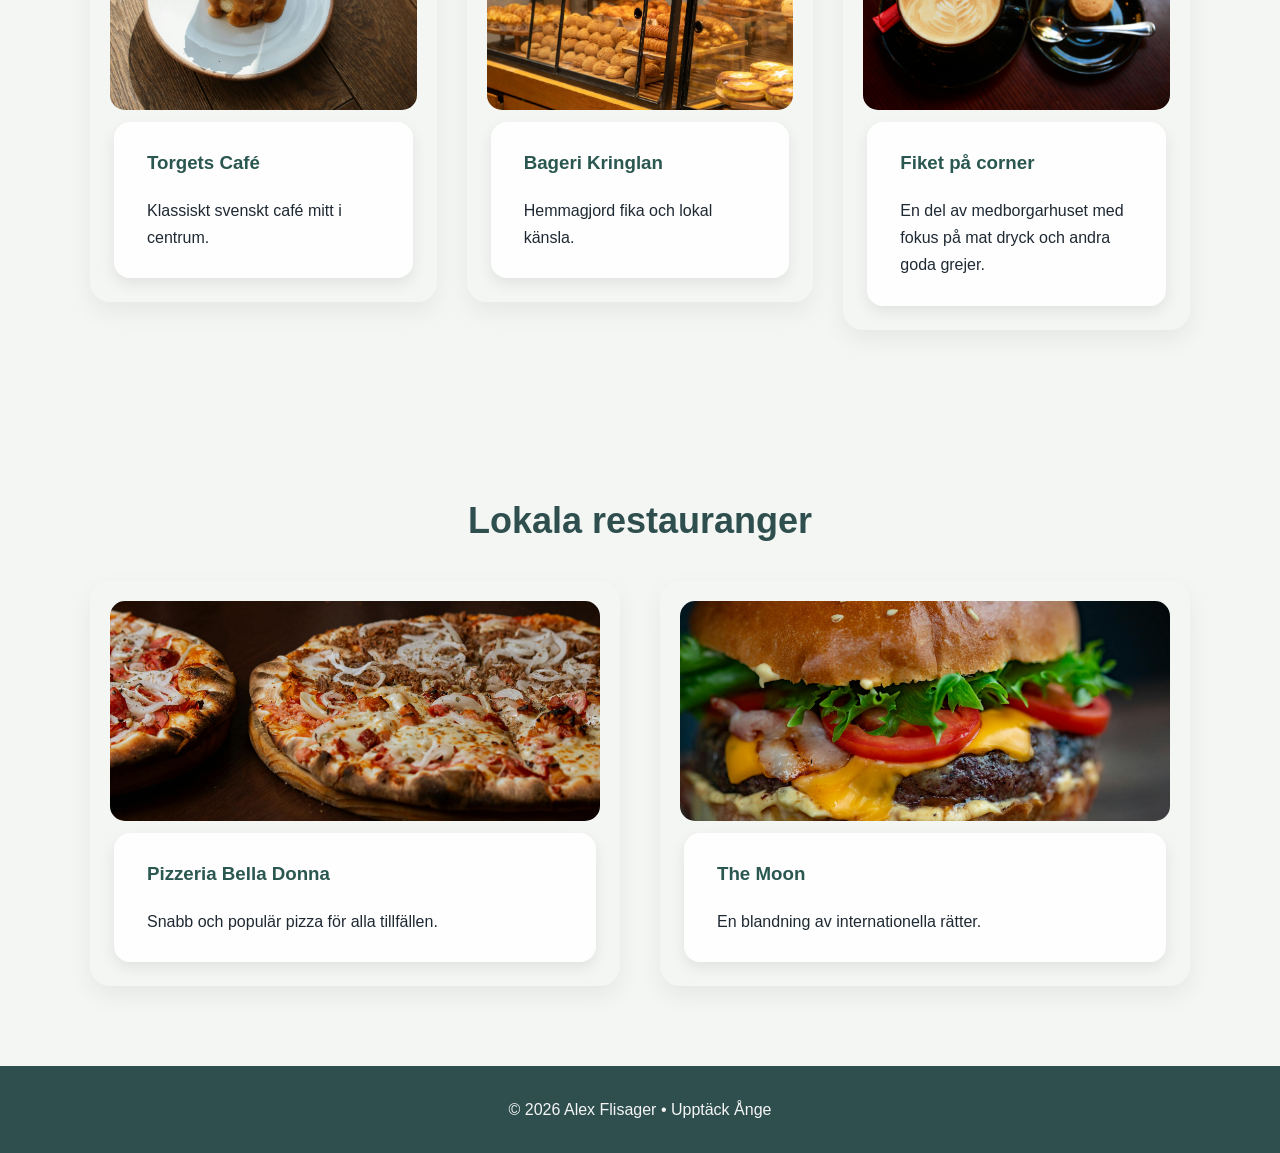
<file: Sidor/mat.html>
<!DOCTYPE html>
<html lang="sv">
<head>
    <meta charset="UTF-8">
    <meta name="viewport" content="width=device-width, initial-scale=1.0">
    <title>Mat</title>
    <link rel="stylesheet" href="/Styling/style.css"> 
    <link rel="icon" type="image/png" href="/Bilder/leaf-solid.png">
    <meta name="description" content="Lokala smaker, caféer och restauranger värda ett besök året runt i Ånge kommun. Upptäck våra utvalda matställen och planera din nästa kulinariska upplevelse!">
</head>

    <body class="page-light">

        <nav>
            <div class="logo">
                <a href="/Sidor/index.html"><span>Upptäck</span> <span class="logo-accent">Ånge</span></a>
            </div>

            <button class="nav-toggle" aria-expanded="false" aria-label="Öppna meny">
                <svg xmlns="http://www.w3.org/2000/svg" viewBox="0 0 640 640" class="nav-icon"><path d="M297.4 470.6C309.9 483.1 330.2 483.1 342.7 470.6L534.7 278.6C547.2 266.1 547.2 245.8 534.7 233.3C522.2 220.8 501.9 220.8 489.4 233.3L320 402.7L150.6 233.4C138.1 220.9 117.8 220.9 105.3 233.4C92.8 245.9 92.8 266.2 105.3 278.7L297.3 470.7z"/></svg>
            </button>


            <ul class = "nav-links">
                <li><a href="/Sidor/index.html">Hem</a></li>
                <li><a href="/Sidor/aktiviteter.html">Aktiviteter</a></li>
                <li><a href="/Sidor/mat.html">Mat</a></li>
                <li><a href="/Sidor/evenemang.html">Evenemang</a></li>
                <li><a href="/Sidor/karta.html">Karta</a></li>
                <li><a href="/Sidor/kontakt.html">Kontakt</a></li>
            </ul>
        </nav>

        <header class="food-hero">
            <div class="food-hero-overlay">
                <div class="food-hero-content">
                    <h1>Mat i Ånge kommun</h1>
                    <p>Lokala smaker, caféer och restauranger värda ett besök året runt.</p>
                </div>
            </div>
        </header>

        <main>

            <section class="container">
                <h2>Veckans utvalda</h2>

                <div class="food-feature activity-card" role="button" tabindex="0" aria-expanded="false">
                    <div class="food-feature-image">
                        <img src="/Bilder/pexels-alexandra-kollstrem-77751824-8856561.jpg" alt="Inuti restaurangen Ånge Deli">
                    </div>

                    <div class="food-feature-content">
                        <h3>Ånge Deli</h3>
                        <p>
                            En lokal lyxrestaurang som erbjuder en unik matupplevelse med fokus på högkvalitativa råvaror och ambitiöst skapade rätter.
                        </p>
                    </div>

                    <div class="activity-expanded">
                        <p>Upptäck veckans utvalda restaurang med genuin service, färska råvaror och en inbjudande atmosfär.</p>
                        <a href="/Sidor/karta.html" class="map-btn-card" data-lat="62.524274" data-lng="15.659501" data-name="Ånge Deli" data-text="Den lokala lyxrestaurangen" data-category="mat">Visa på karta</a>
                    </div>
                </div>
            </section>

            <section class="container">
                <h2>Caféer & fikaställen</h2>

                <div class="food-grid">

                    <div class="food-card activity-card" role="button" tabindex="0" aria-expanded="false">
                        <div class="food-img">
                            <img src="/Bilder/pexels-polina-tankilevitch-5419186.jpg" alt="Bakverk från torgets Café">
                        </div>
                        <div class="food-text">
                            <h3>Torgets Café</h3>
                            <p>Klassiskt svenskt café mitt i centrum.</p>
                        </div>
                        <div class="activity-expanded">
                            <p>Välbesökt café med bakelser, smörgåsar och gott kaffe i en trivsam miljö.</p>
                            <a href="/Sidor/karta.html" class="map-btn-card" data-lat="62.524036" data-lng="15.659463" data-name="Torget Café" data-text="Ett trivsamt café där du kan njuta av en kopp varm kaffe" data-category="mat">Visa på karta</a>
                        </div>
                    </div>

                    <div class="food-card activity-card" role="button" tabindex="0" aria-expanded="false">
                        <div class="food-img">
                            <img src="/Bilder/pexels-zhengdong-hu-297240489-14363849.jpg" alt="Bakverk på display på Bageri Kringlan">
                        </div>
                        <div class="food-text">
                            <h3>Bageri Kringlan</h3>
                            <p>Hemmagjord fika och lokal känsla.</p>
                        </div>
                        <div class="activity-expanded">
                            <p>Populärt bageri med bakelser, tårtor, smögåstårtor och annat gott.</p>
                            <a href="/Sidor/karta.html" class="map-btn-card" data-lat="62.525069" data-lng="15.658421" data-name="Bageri Kringlan" data-text="Ett bageri för dig som älskar hemmagjorda bakverk" data-category="mat">Visa på karta</a>
                        </div>
                    </div>

                    <div class="food-card activity-card" role="button" tabindex="0" aria-expanded="false">
                        <div class="food-img">
                            <img src="/Bilder/pexels-quang-nguyen-vinh-222549-2133535.jpg" alt="En kaffekopp och kaka på Fiket på corner">
                        </div>
                        <div class="food-text">
                            <h3>Fiket på corner</h3>
                            <p>En del av medborgarhuset med fokus på mat dryck och andra goda grejer.</p>
                        </div>
                        <div class="activity-expanded">
                            <p>Stanna till för att bara vila och dricka en kopp kaffe, eller köpa dig en hel måltid.</p>
                            <a href="/Sidor/karta.html" class="map-btn-card" data-lat="62.524821" data-lng="15.659887" data-name="Fiket på corner" data-text="Smidigt fikaställe" data-category="mat">Visa på karta</a>
                        </div>
                    </div>

                </div>
            </section>

            <section class="container">
                <h2>Lokala restauranger</h2>

                <div class="food-grid large">

                    <div class="food-card activity-card" role="button" tabindex="0" aria-expanded="false">
                        <div class="food-img">
                            <img src="/Bilder/pexels-pedrofurtadoo-31094832.jpg" alt="En pizza på Pizzeria Bella Donna">
                        </div>
                            <div class="food-text">
                                <h3>Pizzeria Bella Donna</h3>
                                <p>Snabb och populär pizza för alla tillfällen.</p>
                            </div>
                        <div class="activity-expanded">
                            <p>Färska pizzor bakade med lokala råvaror och en avslappnad atmosfär för hela familjen.</p>
                                <a href="/Sidor/karta.html" class="map-btn-card" data-lat="62.497689" data-lng="16.084974" data-name="Pizzeria Bella Donna" data-text="Pizzeria med vänlig miljö" data-category="mat">Visa på karta</a>
                        </div>
                    </div>

                    <div class="food-card activity-card" role="button" tabindex="0" aria-expanded="false">
                        <div class="food-img">
                            <img src="/Bilder/pexels-valeriya-1639557.jpg" alt="En hamburgare på restaurangen The Moon">
                        </div>
                            <div class="food-text">
                                <h3>The Moon</h3>
                                <p>En blandning av internationella rätter.</p>
                            </div>
                        <div class="activity-expanded">
                            <p>Besök en restaurang med kreativa smaker, lokala ingredienser och en annorlunda matupplevelse.</p>
                                <a href="/Sidor/karta.html" class="map-btn-card" data-lat="62.524267" data-lng="15.657873" data-name="The Moon" data-text="Varierad restaurang nära torget Ånge">Visa på karta</a>
                        </div>
                    </div>

                </div>
            </section>

        </main>

        <footer>
            <p>© 2026 Alex Flisager • Upptäck Ånge</p>
        </footer>

        <script src="/Scripts/copyright.js"></script>
        <script src="/Scripts/mat.js"></script>
        <script src="/Scripts/map-links.js"></script>
        <script src="/Scripts/collapsed-nav.js"></script>
        <script src="/Scripts/nav-bar-kb-navigation.js"></script>
    </body>
</html>
</file>
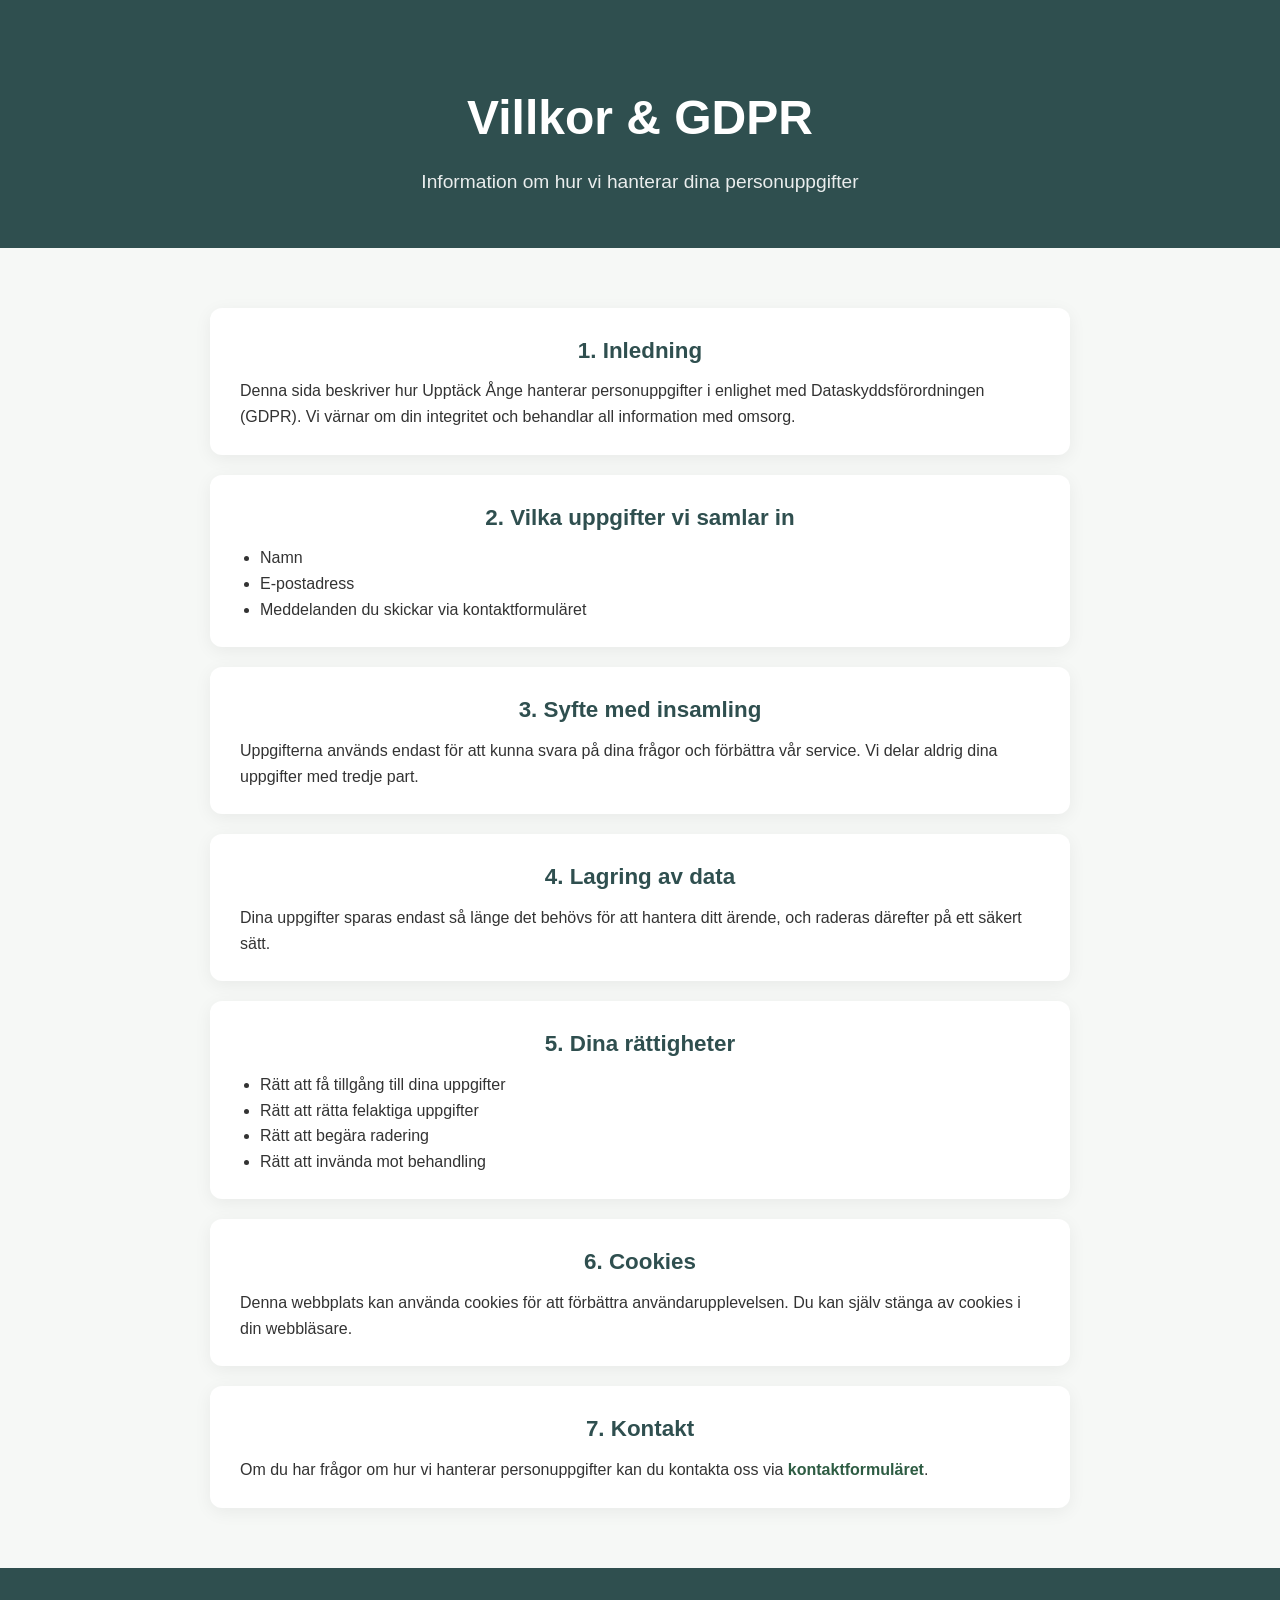
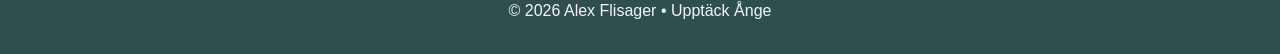
<file: Sidor/Terms.html>
<!DOCTYPE html>
<html lang="sv">
<head>
    <meta charset="UTF-8">
    <meta name="viewport" content="width=device-width, initial-scale=1.0">
    <title>Villkor & GDPR</title>
    <link rel="stylesheet" href="/Styling/style.css">
    <link rel="icon" type="image/png" href="/Bilder/leaf-solid.png">
    <meta name="description" content="Användarvillkor och GDPR-information för Upptäck Ånge. Läs hur vi hanterar personuppgifter och cookies.">
</head>

<body class="terms-page">

    <header class="terms-hero">
        <h1>Villkor & GDPR</h1>
        <p>Information om hur vi hanterar dina personuppgifter</p>
    </header>

    <main class="terms-content">

        <section>
            <h2>1. Inledning</h2>
            <p>
                Denna sida beskriver hur Upptäck Ånge hanterar personuppgifter i enlighet med
                Dataskyddsförordningen (GDPR). Vi värnar om din integritet och behandlar all information med omsorg.
            </p>
        </section>

        <section>
            <h2>2. Vilka uppgifter vi samlar in</h2>
            <ul>
                <li>Namn</li>
                <li>E-postadress</li>
                <li>Meddelanden du skickar via kontaktformuläret</li>
            </ul>
        </section>

        <section>
            <h2>3. Syfte med insamling</h2>
            <p>
                Uppgifterna används endast för att kunna svara på dina frågor och förbättra vår service.
                Vi delar aldrig dina uppgifter med tredje part.
            </p>
        </section>

        <section>
            <h2>4. Lagring av data</h2>
            <p>
                Dina uppgifter sparas endast så länge det behövs för att hantera ditt ärende,
                och raderas därefter på ett säkert sätt.
            </p>
        </section>

        <section>
            <h2>5. Dina rättigheter</h2>
            <ul>
                <li>Rätt att få tillgång till dina uppgifter</li>
                <li>Rätt att rätta felaktiga uppgifter</li>
                <li>Rätt att begära radering</li>
                <li>Rätt att invända mot behandling</li>
            </ul>
        </section>

        <section>
            <h2>6. Cookies</h2>
            <p>
                Denna webbplats kan använda cookies för att förbättra användarupplevelsen.
                Du kan själv stänga av cookies i din webbläsare.
            </p>
        </section>

        <section>
            <h2>7. Kontakt</h2>
            <p>
                Om du har frågor om hur vi hanterar personuppgifter kan du kontakta oss via
                <a href="/Sidor/kontakt.html">kontaktformuläret</a>.
            </p>
        </section>

    </main>

    <footer>
        <p>© 2026 Upptäck Ånge</p>
    </footer>

    <script src="/Scripts/copyright.js"></script>
</body>
</html>
</file>
<file: Styling/style.css>
/*Global styling and variables*/

:root {
    --bg: #f4f6f3;
    --primary: #2f4f4f;
    --secondary: #2a5750;
    --accent: #2e5c43;
    --light: #cad2c5;
    --dark: #1f2933;
    --white: #f5f5f5;
}

* {
    margin: 0;
    padding: 0;
    box-sizing: border-box;
}

html {
    scroll-behavior: smooth;
}

body {
    font-family: "Segoe UI", sans-serif;
    background: var(--bg);
    color: var(--dark);
    line-height: 1.7;
}

body.lock-scroll {
    height: 100vh;
    overflow: hidden;
}

/* Layout helpers */
.page-light main {
    padding-top: 100px;
}

.container {
    width: 90%;
    max-width: 1100px;
    margin: auto;
    padding: 80px 0;
}

section {
    margin-bottom: 80px;
}

section h2 {
    text-align: center;
    font-size: 36px;
    margin-bottom: 30px;
    color: var(--primary);
}

section h1 {
    text-align: center;
    font-size: 36px;
    margin-bottom: 30px;
    color: var(--primary);
}

/*Leaflet z-index fix*/
.leaflet-top,
.leaflet-bottom {
    z-index: 500 !important;
}

/*Nav z-index fix*/
.page-light nav,
.activities-page nav {
    position: relative;
    z-index: 3000;
    background: var(--white);
}

/* Hero */
.hero {
    height: 100vh;
    background-image: url("/Bilder/pexels-teemu-sironen-798362031-19998140.jpg");
    background-size: cover;
    background-position: center;
    position: static;
    transition: height 0.8s ease, transform 0.8s ease;
}

.hero-overlay {
    height: 100%;
    color: var(--white);
}

.hero-content {
    height: 80%;
    display: flex;
    flex-direction: column;
    justify-content: center;
    align-items: center;
    text-align: center;
    padding: 20px;
    text-shadow: 0 1px 3px rgba(0,0,0,0.6);
    transition: opacity 0.5s ease, transform 0.5s ease;
}

.hero-content h1 {
    font-size: 64px;
    margin-bottom: 20px;
}

.hero-content p {
    max-width: 700px;
    font-size: 20px;
    margin-bottom: 30px;
}

.hero-btn {
    background: var(--accent);
    color: var(--white);
    padding: 14px 28px;
    border-radius: 50px;
    text-decoration: none;
    font-weight: bold;
    transition: 0.3s;
}

.hero-btn:hover {
    background: var(--secondary);
    transform: translateY(-2px);
}

/* Hero reveal state */
body.reveal .hero {
    height: 60vh;
}

body.reveal .hero-content {
    transform: translateY(30px);
}

body.reveal .hero-btn {
    opacity: 0;
    pointer-events: none;
}

/* Navbar */
nav {
    display: flex;
    justify-content: space-between;
    align-items: center;
    padding: 20px 8%;
    position: fixed;
    top: 0;
    left: 0;
    width: 100%;
    z-index: 1000;
    transition: 0.3s ease;
    gap: 0;
}

nav ul {
    display: flex;
    list-style: none;
    gap: 20px;
}

nav a {
    text-decoration: none;
    font-weight: 500;
    color: inherit;
    transition: 0.3s;
}

nav.scrolled {
    background: var(--white);
    box-shadow: 0 5px 20px rgba(0,0,0,0.08);
}

nav.scrolled a {
    color: var(--dark);
}

nav.scrolled a:hover {
    color: var(--secondary);
}

.nav-links {
    display: flex;
    flex-direction: row;
    align-items: center;
    gap: 20px;
    padding: 0;
    margin: 0;
    max-height: none;
    opacity: 1;
    overflow: visible;
}

.nav-toggle {
    display: none;
}

/* Page variants */
.page-light nav {
    background: var(--white);
    box-shadow: 0 5px 20px rgba(0,0,0,0.08);
}

.page-light nav a {
    color: var(--dark);
}

.page-light nav a:hover {
    color: var(--secondary);
}

.page-hero nav a,
.contact-page nav a {
    text-shadow: 0 1px 3px rgba(0,0,0,1.2);
}

.page-hero nav.scrolled a,
.contact-page nav.scrolled a {
    text-shadow: none;
}

.page-hero nav,
.contact-page nav {
    background: linear-gradient(
        to bottom right,
        rgba(211, 211, 211, 0.068),
        rgba(0, 0, 0, 0.774)
    );
}

.page-hero nav.scrolled,
.contact-page nav.scrolled {
    background: var(--white);
}


.page-hero .hero-content {
    padding-top: 30px;
}

/* Logo */
.logo {
    font-size: 28px;
    font-weight: 600;
    letter-spacing: 0.04em;
    text-transform: none;
    font-family: "Inter", "Avenir Next", system-ui, -apple-system, BlinkMacSystemFont, "Segoe UI", sans-serif;
}

.logo a {
    color: inherit;
    text-decoration: none;
    display: inline-flex;
    align-items: center;
    gap: 0.16em;
}

.logo-accent {
    color: var(--secondary);
}

.logo img {
    display: none;
    height: 55px;
    width: auto;
    object-fit: contain;
}

.page-hero .logo img {
    filter: brightness(0) invert(1);
}

.page-light .logo img {
    filter: none;
}

/* Contact page nav overrides */
.contact-page nav a {
    color: var(--white);
}

.contact-page nav.scrolled a {
    color: var(--dark);
}

.contact-page .logo img {
    filter: brightness(0) invert(1);
}

.contact-page nav.scrolled .logo img {
    filter: none;
}

/* Cards base */
.card,
.activity-card,
.filter-sidebar,
.category-card,
.food-card,
.event-card,
.events-info-card,
.info-box,
.location-card,
.map-box,
.map-info,
.contact-card,
.contact-box {
    background: var(--white);
    border-radius: 20px;
    box-shadow: 0 10px 25px rgba(0,0,0,0.06);
    transition: 0.3s;
}

.card:hover,
.activity-card:hover,
.category-card:hover,
.food-card:hover,
.event-card:hover,
.info-link:hover .info-box,
.info-link:focus-visible .info-box,
.location-card:hover {
    transform: translateY(-5px);
}

.activity-card,
.category-card {
    overflow: visible !important
}

.card img,
.activity-card img,
.event-card img {
    width: 100%;
    height: 220px;
    object-fit: cover;
    object-position: center;
    image-rendering: auto;
}

.card-content {
    padding: 30px;
}

.activity-card .card-content {
    padding: 20px;
}

.card-content h3,
.activity-card h3,
.food-card h3 {
    margin-bottom: 15px;
    color: var(--secondary);
}

/* Activity cards & expanded content */
.activity-card {
    text-align: left;
    display: flex;
    flex-direction: column;
    cursor: pointer;
    transition: box-shadow 0.3s ease, max-height 0.4s ease;
}

.activity-card h3,
.activity-card p,
.activity-card .card-content {
    padding: 0 15px;
    text-align: left;
}

.activity-card .card-content {
    padding-top: 12px;
    padding-bottom: 12px;
}

.activity-card h3 {
    padding-top: 10px;
    padding-bottom: 3px;
}

.activity-card p {
    padding-bottom: 12px;
    margin: 0;
}

.activity-expanded {
    display: none;
}

.activity-card.expanded .activity-expanded {
    display: block;
}

.activity-card img {
    transition: height 0.4s ease;
}

.activity-card.expanded {
    box-shadow: 0 20px 40px rgba(0,0,0,0.14);
    max-height: 1000px;
}

.activity-card.expanded img {
    height: 350px;
}

.activity-card.expanded > p {
    overflow: visible;
    color: var(--dark);
    max-height: none;
}

.activity-card.expanded > p::after {
    display: none;
}

.activity-card.expanded .activity-expanded {
    max-height: 400px;
    opacity: 1;
    margin-top: 15px;
}

.activity-card:focus-visible {
    outline: 3px solid #000;
    outline-offset: 4px;
    transform: translateY(-5px);
}

.activity-card {
    cursor: pointer;
}

.activity-card:focus-visible {
    outline: 3px solid #000;
    outline-offset: 4px;
    transform: translateY(-5px);
}

/* Categories */
.categories {
    display: flex;
    gap: 15px;
}

.category-card {
    flex: 1;
    padding: 30px 20px;
    text-align: center;
    font-size: 18px;
    font-weight: 600;
    display: flex;
    flex-direction: column;
    align-items: center;
    justify-content: center;
    gap: 15px;
    cursor: pointer;
}

.category-card svg {
    width: 40px;
    height: 40px;
    fill: var(--secondary);
    transition: 0.3s;
}

.category-card span {
    font-weight: 600;
}

.category-card:hover {
    background: var(--secondary);
    color: var(--white);
}

.category-card:hover svg {
    fill: var(--white);
}

.category-card:focus-visible {
    outline: 3px solid var(--accent);
    outline-offset: 4px;
}

.category-card.active {
    flex: 1.8;
    background: var(--secondary);
    color: var(--white);
    transform: translateY(-5px);
}

.category-card.active svg {
    fill: var(--white);
}

.category-card.inactive {
    flex: 0.8;
    opacity: 0.6;
}

#category-result {
    margin-top: 30px;
}

.category-activity {
    background: var(--white);
    border-radius: 20px;
    overflow: hidden;
    box-shadow: 0 10px 25px rgba(0,0,0,0.08);
    animation: fadeIn 0.4s ease;
}

.category-activity img {
    width: 100%;
    height: 320px;
    object-fit: cover;
}

.category-activity-content {
    padding: 30px;
}

.category-activity-content h3 {
    color: var(--primary);
    margin-bottom: 10px;
}

.category-activity-content p {
    color: var(--dark);
}

/* Activities layout and filter panel */
.activities-layout {
    display: grid;
    grid-template-columns: minmax(260px, 20%) 1fr;
    gap: 40px;
    align-items: start;
    width: 100%;
    max-width: none;
    padding: 0;
    transition: grid-template-columns 0.35s ease;
}

.activities-layout.closed {
    grid-template-columns: 80px 1fr;
}

.activities-layout.closed .activity-grid {
    grid-template-columns: repeat(5, 1fr) !important;
}

.activities-layout:not(.closed) .activity-grid {
    grid-template-columns: repeat(auto-fit, minmax(220px, 1fr));
}

.activities-layout.closed .activities-content.container {
    transform: translateX(calc((320px - 80px) / -2));
}

.activities-content.container {
    transition: transform 0.28s ease;
}

.filter-panel {
    width: 100%;
    display: flex;
    flex-direction: column;
    max-width: 320px;
    position: sticky;
    top: 100px;
    align-self: start;
    z-index: 2;
}

.filter-toggle {
    width: 100%;
    margin: 0 0 -18px 0;
    border: none;
    border-radius: 0 24px 24px 0;
    padding: 30px 22px;
    font-size: 15px;
    font-weight: 700;
    color: var(--white);
    background: var(--secondary);
    cursor: pointer;
    box-shadow: 0 10px 24px rgba(0,0,0,0.08);
    transition: background 0.25s ease, transform 0.25s ease, box-shadow 0.25s ease;
    text-align: left;
}

.filter-toggle:hover,
.filter-toggle:focus-visible {
    background: var(--primary);
    transform: translateY(-1px);
    box-shadow: 0 12px 28px rgba(0,0,0,0.12);
}

.filter-sidebar {
    padding: 46px 25px 40px;
    border-radius: 0 0 24px 24px;
    position: relative;
    min-height: 100vh;
    display: flex;
    flex-direction: column;
    justify-content: flex-start;
    width: 320px;
    transform: translateX(0);
    transition: transform 0.35s ease, opacity 0.35s ease;
    overflow: visible;
}

.filter-panel.closed .filter-sidebar {
    transform: translateX(-100%);
    opacity: 0;
    pointer-events: none;
}

.filter-sidebar h2 {
    margin-bottom: 25px;
    color: var(--primary);
}

.filter-form {
    display: flex;
    flex-direction: column;
    gap: 20px;
}

.filter-group {
    display: flex;
    flex-direction: column;
    gap: 8px;
}

.filter-group label {
    font-weight: 600;
    color: var(--dark);
}

.filter-form select,
.filter-form input,
.contact-form input,
.contact-form textarea,
.map-search input {
    padding: 14px;
    border-radius: 12px;
    border: 1px solid var(--light);
    background: var(--white);
    font-size: 15px;
    outline: none;
    color: var(--dark);
    font-family: inherit;
}

.filter-form button,
.contact-form button {
    background: var(--secondary);
    color: var(--white);
    border: none;
    padding: 16px;
    border-radius: 12px;
    cursor: pointer;
    font-weight: 600;
    transition: 0.3s;
    width: 100%;
    margin: 10px 0;
}

.filter-form button:hover,
.contact-form button:hover {
    background: var(--primary);
}

.filter-form select:focus-visible,
.filter-form input:focus-visible,
.filter-form button:focus-visible {
    outline: 2px solid #000;
    outline-offset: 2px;
}

/* Form validation */
.form-group .form-error {
    color: #d32f2f;
    font-size: 0.92rem;
    min-height: 20px;
}

.form-group.invalid input,
.form-group.invalid textarea {
    border-color: #d32f2f;
}

.form-success {
    color: var(--primary);
    font-weight: 600;
    margin-top: 18px;
}

/* Activity grid */
.activity-grid {
    display: grid;
    grid-template-columns: repeat(auto-fit, minmax(220px, 1fr));
    gap: 25px;
    align-items: start;
}

.activities-layout .activity-card {
    flex: 1 1 240px;
    min-width: 220px;
    max-width: 240px;
    max-height: none !important;
}

.activities-layout .activity-card p {
    overflow: hidden;
    position: relative;
    max-height: 48px;
    line-height: 1.4;
}

.activity-card.expanded p {
    max-height: none !important;
    overflow: visible;
}

.activities-layout .activity-card p::after {
    content: '';
    position: absolute;
    left: 0;
    right: 0;
    bottom: 0;
    height: 28px;
    pointer-events: none;
    background: linear-gradient(to bottom, rgba(244, 246, 243, 0), var(--bg));
}

.activity-card.expanded .activity-expanded {
    max-height: 600px !important;
    opacity: 1 !important;
}


.activities-layout .activity-card.expanded p::after {
    display: none;
}

/* Food page */
.food-hero {
    position: relative;
    padding: 120px 0 60px;
    background: url("/Bilder/pexels-cihanyuce-12181750.jpg");
    background-size: cover;
    background-position: center;
    color: var(--bg);
    text-align: center;
    height: 550px;
    display: flex;
    justify-content: center;
    align-items: center;
}

.food-hero-content {
    max-width: 800px;
    color: var(--white);
}

.food-hero-content h1 {
    font-size: 60px;
    margin-bottom: 20px;
}

.food-hero-content p {
    font-size: 20px;
    line-height: 1.8;
    text-shadow: 2px 2px 2px var(--dark);
}

.food-hero-content {
    padding: 100px;
}

.food-hero h1 {
    font-size: 48px;
    margin-bottom: 10px;
}

.food-text {
    background: rgba(255, 255, 255, 0.85);
    padding: 15px 18px;
    border-radius: 16px;
    margin: 4px;
    backdrop-filter: blur(6px);
    box-shadow: 0 6px 15px rgba(0,0,0,0.08);
}

.food-feature {
    display: grid;
    grid-template-columns: 1fr 1fr;
    gap: 30px;
    margin-top: 40px;
    align-items: center;
}

.food-feature.activity-card {
    overflow: hidden;
    cursor: pointer;
}

.food-feature.activity-card .activity-expanded {
    grid-column: 1 / -1;
    max-height: 0;
    overflow: hidden;
    opacity: 0;
    transition: all 0.4s ease;
    padding: 0 20px;
}

.food-feature.activity-card.expanded .activity-expanded {
    max-height: 400px;
    opacity: 1;
    margin-top: 15px;
}

.food-feature.activity-card .activity-expanded p {
    margin: 0;
}

.food-feature-image {
    border-radius: 20px;
    overflow: hidden;
    height: 300px;
}

.food-feature-image img {
    width: 100%;
    height: 100%;
    display: block;
    object-fit: cover;
}

.food-grid {
    display: grid;
    gap: 25px;
    grid-template-columns: repeat(3, 1fr);
    margin-top: 30px;
    align-items: start;
    height: auto;
    display: flex !important;
    flex-wrap: wrap;
    gap: 0px;
    align-items: flex-start;
    justify-content: space-between;
}

.food-grid .food-card {
    flex: 0 0 calc(33.333% - 20px);    
    max-width: calc(33.333% - 20px);    
    height: auto !important;
}

.food-grid.large {
    grid-template-columns: repeat(2, 1fr);
}

.food-grid.large .food-card {
    flex: 0 0 calc(50% - 20px);
    max-width: calc(50% - 20px);
}

.food-card {
    background: var(--bg);
    padding: 20px;
    display: flex;
    flex-direction: column;
    height: 100%;
}

.food-card:hover {
    background: var(--light);
}

.food-card p {
    color: var(--dark);
}

.food-grid img {
    max-height: 300px;
    border-radius: 15px;
}

/* Events */
.events-hero {
    height: 55vh;
    background-image: url("/Bilder/pexels-michele-petruzzelli-126767164-10797449.jpg");
    background-size: cover;
    background-position: center bottom;
    position: relative;
}

.events-overlay {
    height: 100%;
    display: flex;
    align-items: center;
    justify-content: center;
    text-align: center;
    padding: 20px;
}

.events-hero-content {
    max-width: 800px;
    color: var(--white);
}

.events-hero-content h1 {
    font-size: 60px;
    margin-bottom: 20px;
}

.events-hero-content p {
    font-size: 20px;
    line-height: 1.8;
}

.events-intro {
    margin-top: -80px;
    position: relative;
    z-index: 2;
}

.events-info-card {
    padding: 40px;
    text-align: center;
}

.events-info-card h2 {
    color: var(--primary);
    margin-bottom: 15px;
}

.events-info-card p {
    color: var(--dark);
    max-width: 800px;
    margin: auto;
}

.events-calendar {
    display: flex;
    flex-direction: column;
    gap: 30px;
}

.event-card {
    position: relative;
    display: grid;
    grid-template-columns: minmax(140px, 180px) minmax(260px, 1fr);
    gap: 30px;
    padding: 30px;
    align-items: start;
    overflow: hidden;
    border-radius: 28px;
    box-shadow: 0 20px 40px rgba(0,0,0,0.08);
}

.event-card__image {
    position: absolute;
    top: 0;
    right: 0;
    width: 48%;
    height: 120px;
    background-size: cover;
    background-position: center;
    clip-path: polygon(25% 0,100% 0,100% 100%,0 100%);
    z-index: 1;
}

.event-card .event-date,
.event-card .event-content {
    position: relative;
    z-index: 2;
}

.event-date {
    min-width: 120px;
    height: 120px;
    background: var(--secondary);
    border-radius: 20px;
    display: flex;
    flex-direction: column;
    justify-content: center;
    align-items: center;
    align-self: start;
    color: var(--white);
}

.event-date .day {
    font-size: 42px;
    font-weight: 700;
    line-height: 1;
}

.event-date .month {
    font-size: 18px;
    letter-spacing: 2px;
    margin-top: 8px;
}

.event-content {
    flex: 1;
}

.event-content h3 {
    font-size: 28px;
    color: var(-primary);
    margin-bottom: 10px;
}

.event-location {
    color: #52796F;
    font-weight: 600;
    margin-bottom: 15px;
}

.event-preview,
.event-content p {
    color: var(--dark);
}

.event-card.expanded {
    border-radius: 30px;
}

.event-card:hover {
    transform: translateY(-3px);
    transition: transform 0.3s ease;
}

/* Contact */
.contact-hero {
    padding: 140px 20px 80px;
    background: var(--primary);
    text-align: center;
    color: var(--white);
}

.contact-hero h1 {
    font-size: 56px;
    margin-bottom: 20px;
}

.contact-hero p {
    max-width: 700px;
    margin: auto;
    font-size: 18px;
}

.contact-section {
    padding: 80px 0;
}

.contact-wrapper {
    display: grid;
    grid-template-columns: 1fr 1fr;
    gap: 40px;
    align-items: start;
}

.contact-info {
    display: flex;
    flex-direction: column;
    gap: 25px;
}

.contact-box {
    color: var(--white);
    padding: 30px;
}

.contact-box h3 {
    margin-bottom: 10px;
}

.contact-form {
    padding: 40px;
}

.contact-form h2 {
    margin-bottom: 25px;
    color: var(--primary);
}

.contact-form form {
    display: flex;
    flex-direction: column;
    gap: 20px;
}

.contact-form textarea {
    min-height: 160px;
    resize: vertical;
}

.contact-hero-banner {
    height: 55vh;
    background-image: url("/Bilder/pexels-kublizz-550505632-17637395.jpg");
    background-size: cover;
    background-position: center;
    position: static;
}

.contact-overlay {
    height: 100%;
    display: flex;
    align-items: center;
    justify-content: center;
    text-align: center;
    padding: 20px;
}

.contact-hero-content {
    max-width: 800px;
    color: var(--white);
}

.contact-hero-content h1 {
    font-size: 56px;
    margin-bottom: 20px;
}

.contact-hero-content p {
    font-size: 18px;
    line-height: 1.8;
}

.contact-main {
    width: 90%;
    max-width: 1100px;
    margin: auto;
    padding: 80px 0;
}

.contact-form-section {
    display: flex;
    justify-content: center;
    margin-bottom: 60px;
}

.contact-card {
    padding: 40px;
    width: 100%;
    max-width: 700px;
    transition: max-width 0.3s ease;
}

.contact-icon {
    margin-bottom: 15px;
    color: var(--secondary);
    width: 10%;
}

.contact-card h2 {
    margin-bottom: 25px;
    color: var(--primary);
    font-size: 32px;
}

.contact-form .form-group {
    display: flex;
    flex-direction: column;
    gap: 8px;
}

.contact-form label {
    font-weight: 600;
    color: var(--dark);
}

.checkbox-group {
    display: flex;
    align-items: center;
    gap: 10px;
    font-size: 14px;
    color: var(--dark);
}

.checkbox-group input {
    width: 18px;
    height: 18px;
}

.checkbox-label {
    display: flex;
    align-items: center;
    gap: 8px;
    flex-wrap: wrap;
}

.checkbox-label input[type="checkbox"]:focus-visible {
    outline: 2px solid #000;
    outline-offset: 3px;
    border-radius: 20%;
}

.contact-info-section {
    display: grid;
    grid-template-columns: repeat(3, 1fr);
    gap: 25px;
}

/* Info boxes */
.info-link {
    display: block;
    color: inherit;
    text-decoration: none;
}

.info-box {
    padding: 30px;
    text-align: center;
}

.info-icon {
    font-size: 30px;
    margin-bottom: 10px;
    color: var(--secondary);
}

.info-box h3 {
    margin-bottom: 10px;
    color: var(--primary);
}

.info-box p {
    font-weight: 600;
    margin-bottom: 8px;
}

.info-box span {
    font-size: 14px;
    color: var(--dark);
    opacity: 0.8;
}

/* Map */
.map-main {
    width: 90%;
    max-width: 1200px;
    margin: auto;
    padding: 140px 0 80px;
}

.map-container {
    display: grid;
    grid-template-columns: 1fr 320px;
    gap: 30px;
    align-items: start;
}

.map-box {
    padding: 20px;
    border-radius: 24px;
}

#map {
    width: 100%;
    height: 650px;
    border-radius: 20px;
}

.map-info {
    padding: 30px;
    border-radius: 24px;
}

.map-info h2 {
    color: var(--primary);
    margin-bottom: 15px;
}

.map-info p {
    margin-bottom: 25px;
}

.map-search {
    margin-bottom: 25px;
}

.map-buttons {
    display: flex;
    flex-direction: column;
    gap: 12px;
}

.map-btn {
    padding: 14px;
    border: none;
    border-radius: 12px;
    background: var(--bg);
    font-weight: 600;
    cursor: pointer;
    transition: 0.3s;
}

.map-btn:hover,
.map-btn.active {
    background: var(--secondary);
    color: var(--white);
}

.map-locations {
    grid-column: 1 / -1;
    display: grid;
    grid-template-columns: repeat(3, 1fr);
    gap: 25px;
    margin-top: 10px;
}

.location-card {
    padding: 25px;
}

.location-card h3 {
    color: var(--primary);
    margin-bottom: 10px;
}

/* Map button inside cards */
.map-btn-card {
    display: inline-block;
    margin-top: 15px;
    padding: 12px 20px;
    background: var(--secondary);
    color: var(--white);
    text-decoration: none;
    border-radius: 12px;
    font-weight: 600;
    width: 100%;
    text-align: center;
}

.terms-page {
    background: #f6f8f6;
    color: var(--dark);
    font-family: Arial, Helvetica, sans-serif;
    line-height: 1.6;
}

/* Terms Page */
.terms-page nav {
    display: flex;
    justify-content: space-between;
    align-items: center;
    padding: 20px 60px;
    background: #ffffff;
    border-bottom: 1px solid #e6e6e6;
}

.terms-page nav ul {
    list-style: none;
    display: flex;
    gap: 20px;
}

.terms-page nav a {
    text-decoration: none;
    color: var(--secondary);
    font-weight: 500;
}

.terms-page nav a:hover {
    color: var(--accent);
}

.terms-hero {
    text-align: center;
    padding: 80px 20px 50px;
    background: var(--primary);
    color: white;
}

.terms-hero h1 {
    font-size: 3rem;
    margin-bottom: 10px;
}

.terms-hero p {
    font-size: 1.2rem;
    opacity: 0.9;
}

.terms-content {
    max-width: 900px;
    margin: 60px auto;
    padding: 0 20px;
}

.terms-content section {
    background: white;
    margin-bottom: 20px;
    padding: 25px 30px;
    border-radius: 12px;
    box-shadow: 0 4px 18px rgba(0,0,0,0.06);
    transition: transform 0.2s ease, box-shadow 0.2s ease;
}

.terms-content h2 {
    color: var(--primary);
    margin-bottom: 10px;
    font-size: 1.4rem;
}

.terms-content p,
.terms-content ul {
    font-size: 1rem;
    color: #333;
}

.terms-content ul {
    padding-left: 20px;
}

.terms-content a {
    color: var(--accent);
    text-decoration: none;
    font-weight: 600;
}

.terms-content a:hover {
    text-decoration: underline;
}

/* Footer */
footer {
    background: var(--primary);
    color: var(--white);
    text-align: center;
    padding: 30px;
}

/* Animations */
@keyframes fadeIn {
    from { opacity: 0; transform: translateY(20px); }
    to { opacity: 1; transform: translateY(0); }
}

/* MEDIA QUERIES */

@media (max-width: 900px) {
    
    nav {
        flex-direction: column;
        gap: 8px;
        padding: 4px 5%;
        background: var(--white);
        top: 0;
        height: auto;
        padding: 8px 5%;
        overflow: visible;
        background: var(--white) !important;
        box-shadow: 0 5px 20px rgba(0,0,0,0.08);
        position: fixed !important;
    }

    .page-hero nav,
    .contact-page nav {
        background: none !important;
    }

    nav ul {
        gap: 12px;
        flex-wrap: wrap;
        justify-content: center;
        text-shadow: none !important;
    }

    nav a {
        color: var(--dark);
        text-shadow: none;
        font-size: 14px;
        text-shadow: none !important;
    }

    /* Mobile nav toggle */
    .nav-toggle {
        display: block;
        background: none;
        border: none;
        cursor: pointer;
        width: 42px;
        height: 42px;
        padding: 6px;
        z-index: 2001;
    }

    .nav-icon {
        width: 100%;
        height: 100%;
        fill: var(--dark);
        transform: rotate(0deg);
        transition: transform 0.35s ease;
    }

    .nav-toggle.open .nav-icon {
        transform: rotate(180deg);
    }

    .nav-links {
        position: absolute;
        top: 100px;
        left: 0;
        width: 100%;
        background: var(--white);
        flex-direction: column;
        gap: 12px;
        padding: 16px 0;
        display: none;
        box-shadow: 0 5px 20px rgba(0,0,0,0.08);
        z-index: 1000;
    }

    .nav-links.open {
        display: flex;
    }

    .nav-links.open {
        max-height: 500px;
        opacity: 1;
        padding: 20px 0;
    }

    .logo {
        font-size: 24px;
        text-shadow: 1px 1px 3px rgba(0,0,0,0.1) !important;
    }

    .page-hero nav,
    .contact-page nav,
    nav {
        background: var(--white) !important;
        box-shadow: 0 5px 20px rgba(0,0,0,0.08);
    }
    
    .page-hero nav a,
    .contact-page nav a,
    nav a {
        color: var(--dark) !important;
        text-shadow: none !important;
    }

    .logo,
    .logo a {
        color: var(--dark) !important;
        text-shadow: none !important;
    }

    .logo {
        font-size: 32px !important;
    }

    .logo a {
        transform: scale(1.3);
        transform-origin: center;
    }

    .hero-content h2,
    .events-hero-content h1,
    .contact-hero h1 {
        font-size: 42px;
    }

    .hero-content p,
    .events-hero-content p,
    .contact-hero p {
        font-size: 18px;
    }

    
    .activity-card,
    .food-card,
    .event-card,
    .card {
        overflow: visible !important;
    }

    .activity-card.expanded,
    .food-card.expanded,
    .event-card.expanded,
    .card.expanded {
        max-height: none !important;
        overflow: visible !important;
    }

    .activity-expanded {
        max-height: 0;
        overflow: visible !important;
    }

    .activities-layout {
        display: flex;
        flex-direction: column;
        gap: 0;
        padding: 0;
    }

    .activities-layout .activity-card {
        max-height: 220px;
        overflow: visible !important;
        position: relative;
    }

    .activities-layout .activity-expanded {
        pointer-events: none;
        height: 0;
        overflow: hidden;
    }

    .activities-layout .activity-card {
        max-height: 220px;
        overflow: hidden;
    }
    
    .activity-card.expanded .activity-expanded {
        pointer-events: auto;
        height: auto;
    }

    .activities-layout .activity-card p {
        margin: 0;
        padding-bottom: 0;
        max-height: 2.6em; 
        overflow: hidden;
        line-height: 1.3;
    }

    /* Remove the fading "ghost space" */
    .activities-layout .activity-card p::after {
        display: none !important;
    }

    /*Hero page cluttering fix*/
    body.reveal .hero-content h1 {
        font-size: 36px;
    }

    body.reveal .hero-content p {
        font-size: 16px;
    }

    body.reveal .hero-content {
        padding-top: 120px;
    }

    .filter-panel {
        position: sticky;
        top: 10px !important;
        width: 100%;
        max-width: 100%;
        z-index: 100;
        display: flex;
        flex-direction: column;
        z-index: 2000;
        padding-top: 10px;
    }

    .filter-panel {
        top: 110px !important;
        top: 48px;
    }

    .filter-toggle {
        display: block !important;
        width: 100%;
        border-radius: 0;
        margin: 0;
        padding: 16px 20px;
        font-size: 15px;
        text-align: left;
        position: static;
        z-index: 2100;
    }

    .filter-sidebar {
        display: none;
        position: static;
        width: 100%;
        min-height: unset;
        border-radius: 0 0 16px 16px;
        padding: 20px;
        background: var(--white);
        box-shadow: 0 8px 20px rgba(0,0,0,0.08);
    }

    .filter-panel.open .filter-sidebar {
        display: block;
    }

    .activities-content.container {
        width: 100%;
        max-width: 100%;
        padding: 20px 16px;
        transform: none !important;
    }

    .activity-grid {
        display: grid !important;
        grid-template-columns: repeat(2, 1fr) !important;
        gap: 14px;
    }

    .activity-grid .activity-card {
        flex: unset;
        max-width: 100%;
        min-width: 0;
        width: 100%;
    }

    .activity-card.expanded {
        max-height: none !important;
        height: auto !important;
    }

    .activity-card.expanded p {
        max-height: none !important;
        overflow: visible;
    }

    .activity-expanded {
        max-height: none;
    }


    .food-hero {
        height: 70vh;
    }

    .food-hero-content {
        padding: 60px 20px;
        text-shadow: 0 1px 3px rgba(0,0,0,0.8);
    }

    .food-feature,
    .contact-wrapper {
        grid-template-columns: 1fr;
    }

    .food-grid,
    .food-grid.large {
        grid-template-columns: 1fr;
    }

    .food-grid .food-card,
    .food-grid.large .food-card {
        flex: 0 0 100%;
        max-width: 100%;
    }

    .contact-info-section {
        grid-template-columns: 1fr;
    }

    .map-container {
        grid-template-columns: 1fr;
    }

    .categories {
        flex-direction: column;
    }

    .event-card {
        grid-template-columns: 1fr !important;
        padding: 0 !important;
        overflow: hidden;
        border-radius: 18px !important;
    }

    .event-card__image {
        display: none !important;
    }

    .event-date {
        width: 100%;
        height: auto;
        border-radius: 0;
        flex-direction: row;
        justify-content: center;
        align-items: baseline;
        gap: 10px;
        padding: 16px 10px;
        margin: 0;
    }

    .event-date .day {
        font-size: 34px;
        line-height: 1;
    }

    .event-date .month {
        font-size: 16px;
        letter-spacing: 3px;
        margin-top: 0;
        opacity: 0.9;
    }

    .event-content {
        padding: 18px 16px 22px;
        border-radius: 0 0 18px 18px;
    }

    .event-content h3 {
        font-size: 22px;
        margin-top: 5px;
    }

    .event-location {
        font-size: 14px;
    }

    .event-preview {
        font-size: 15px;
        line-height: 1.5;
    }

    .event-content .activity-expanded {
        margin-top: 15px;
        border-radius: 12px;
    }

    .event-card {
        border-radius: 18px !important;
        overflow: hidden !important;
    }

    .event-date {
        border-radius: 18px 18px 0 0 !important;
    }

    .event-content {
        border-radius: 0 0 18px 18px !important;
    }

}


@media (max-width: 600px) {

    .hero {
        height: 80vh;
    }

    .hero-content h2,
    .events-hero-content h1,
    .contact-hero h1 {
        font-size: 32px;
    }

    .hero-content p,
    .events-hero-content p,
    .contact-hero p {
        font-size: 16px;
    }

        body:not(.reveal) .hero {
        height: 100vh;
    }

    body:not(.reveal) .hero-content {
        height: 100vh;
        justify-content: center;
    }

    body:not(.reveal) .hero-content p {
        display: none; /* optional: cleaner mobile hero */
    }
}


@media (min-width: 1400px) {
    .contact-card {
        max-width: 850px;
        padding: 50px;
    }
}


@media (min-width: 1800px) {
    .contact-card {
        max-width: 950px;
        padding: 60px;
    }
}
</file>
